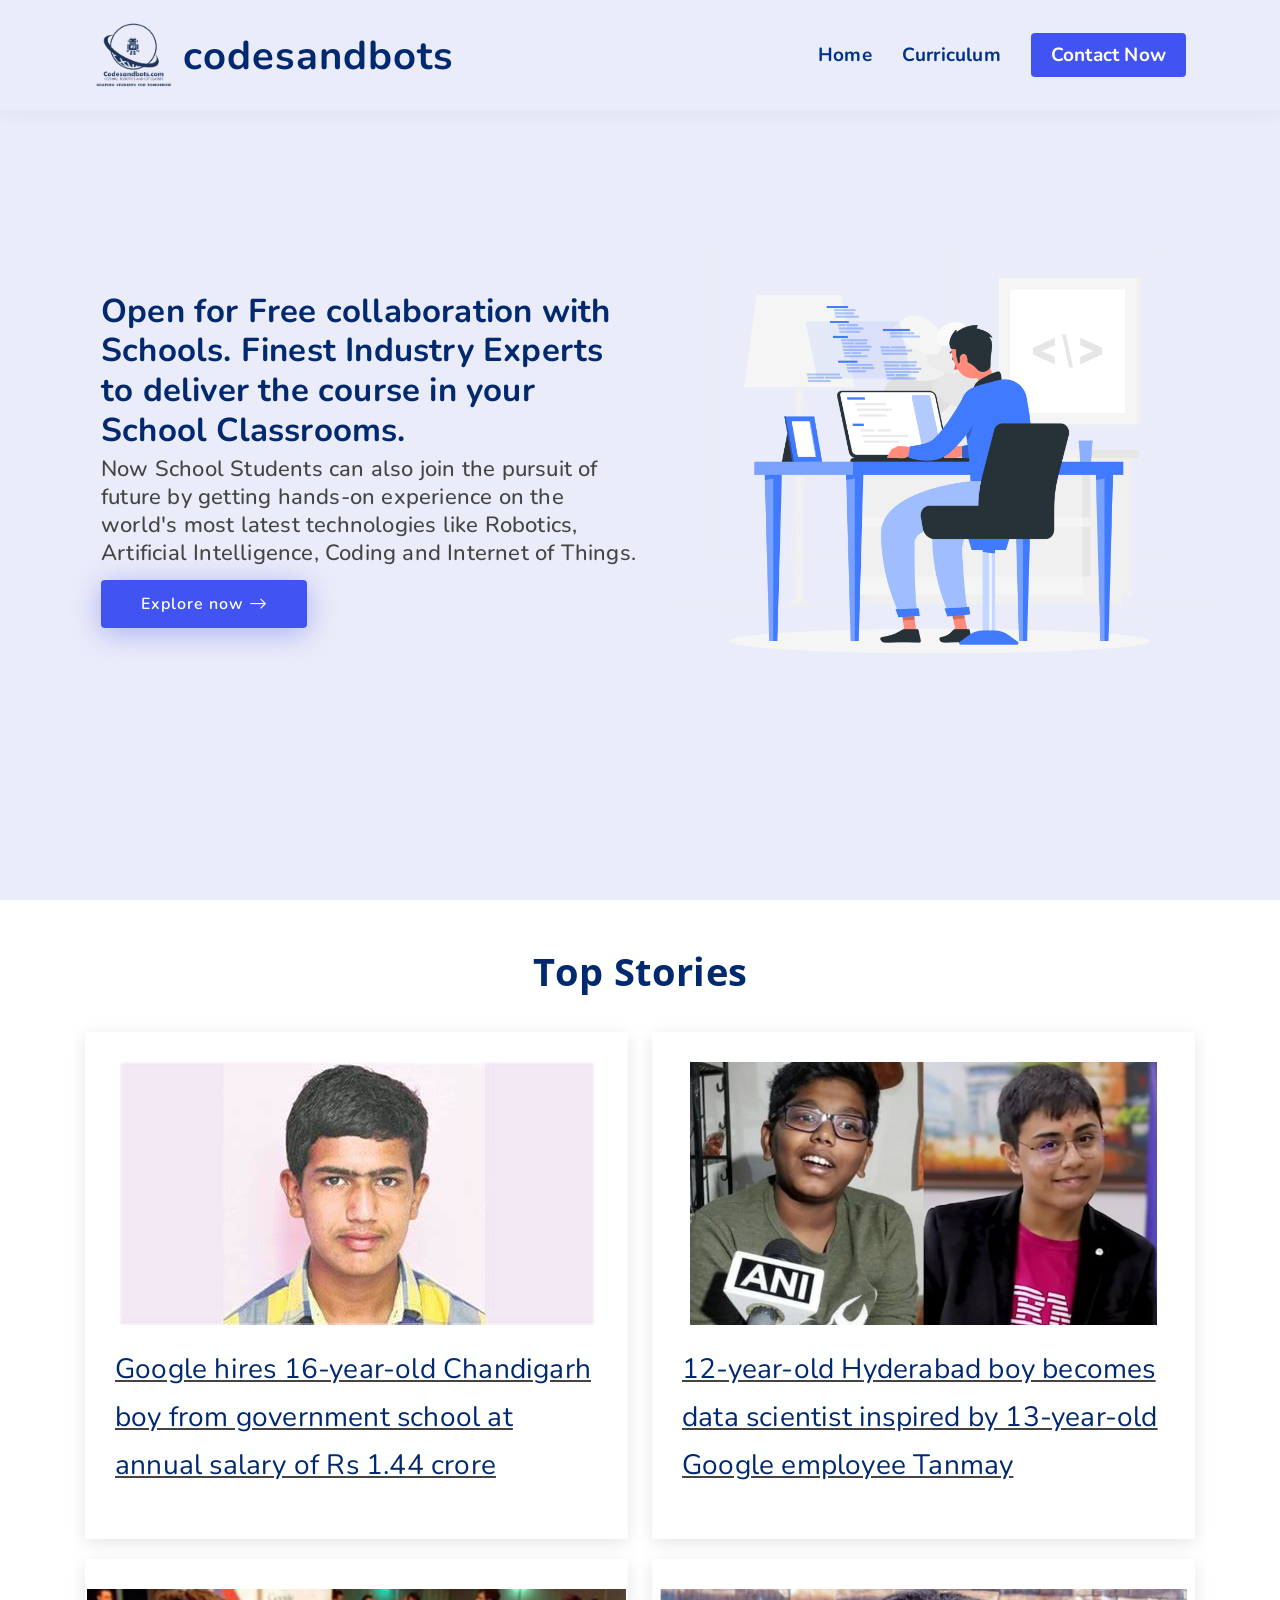
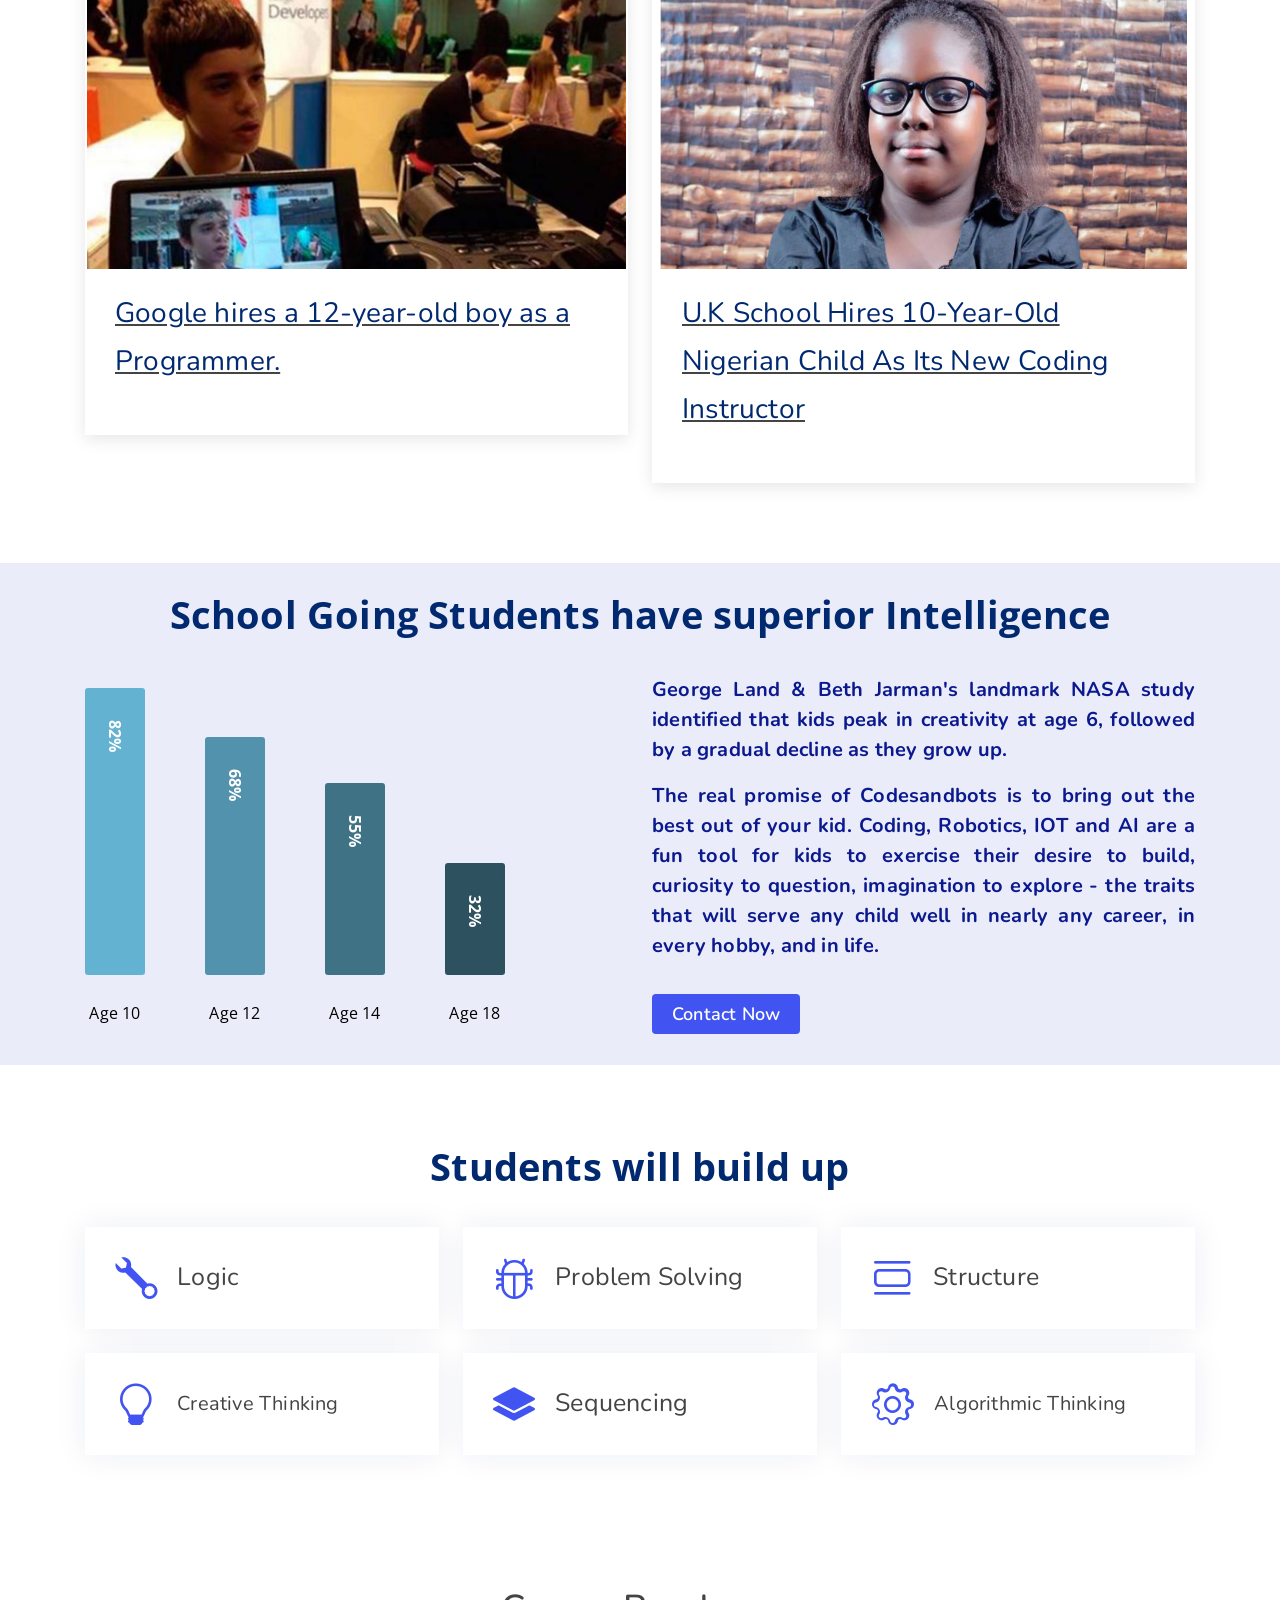
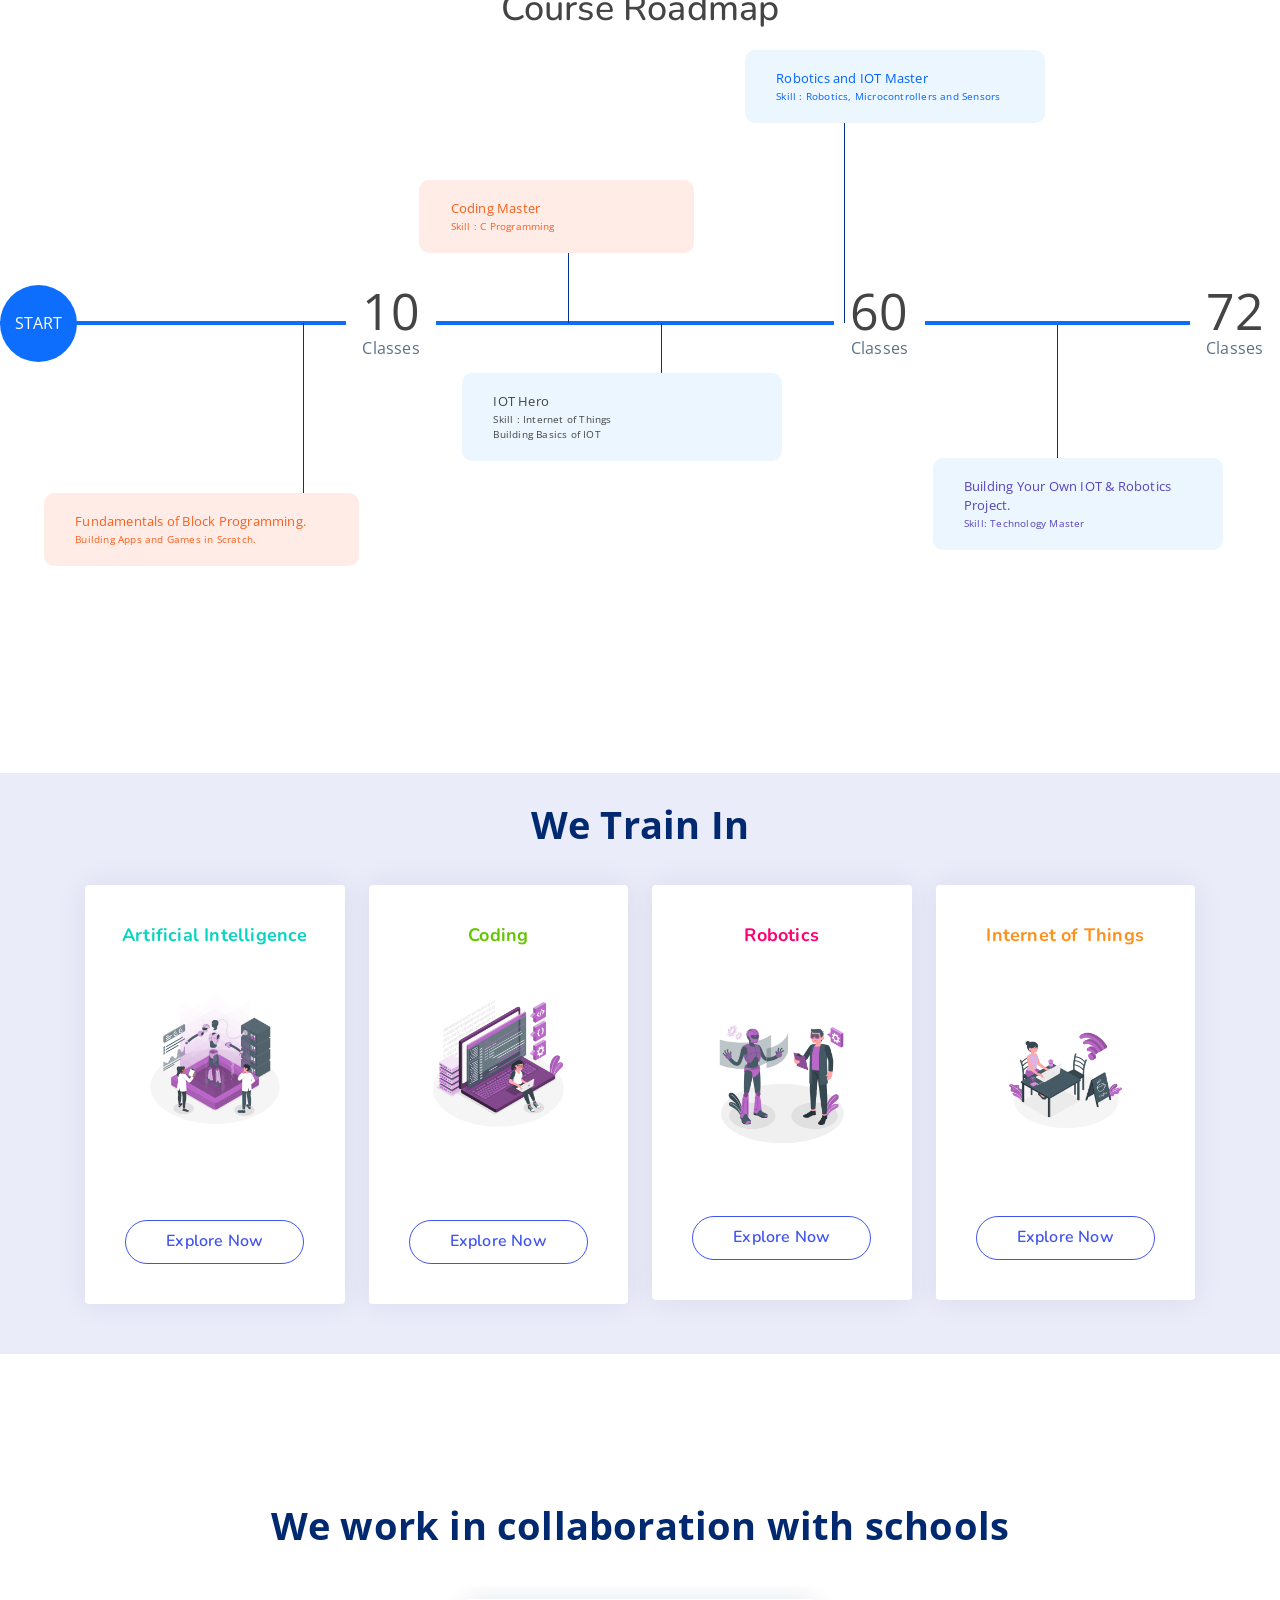
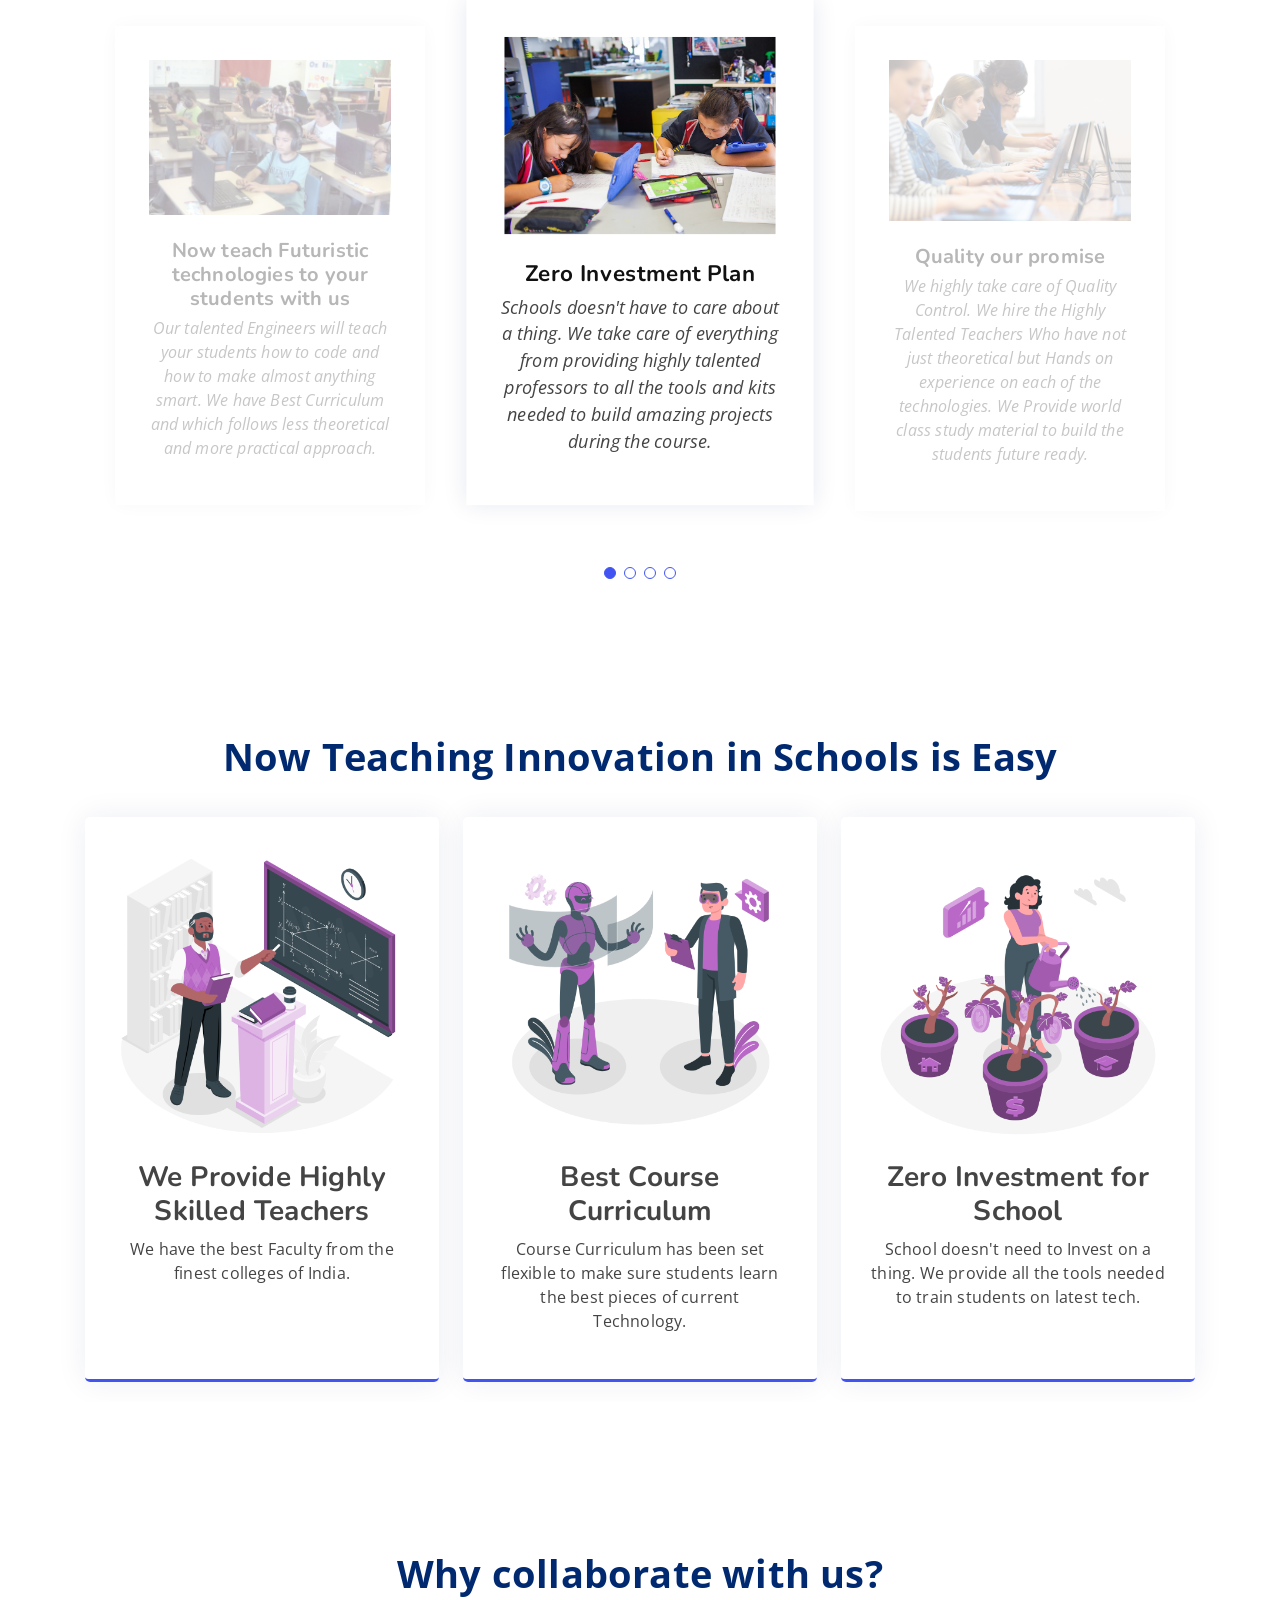
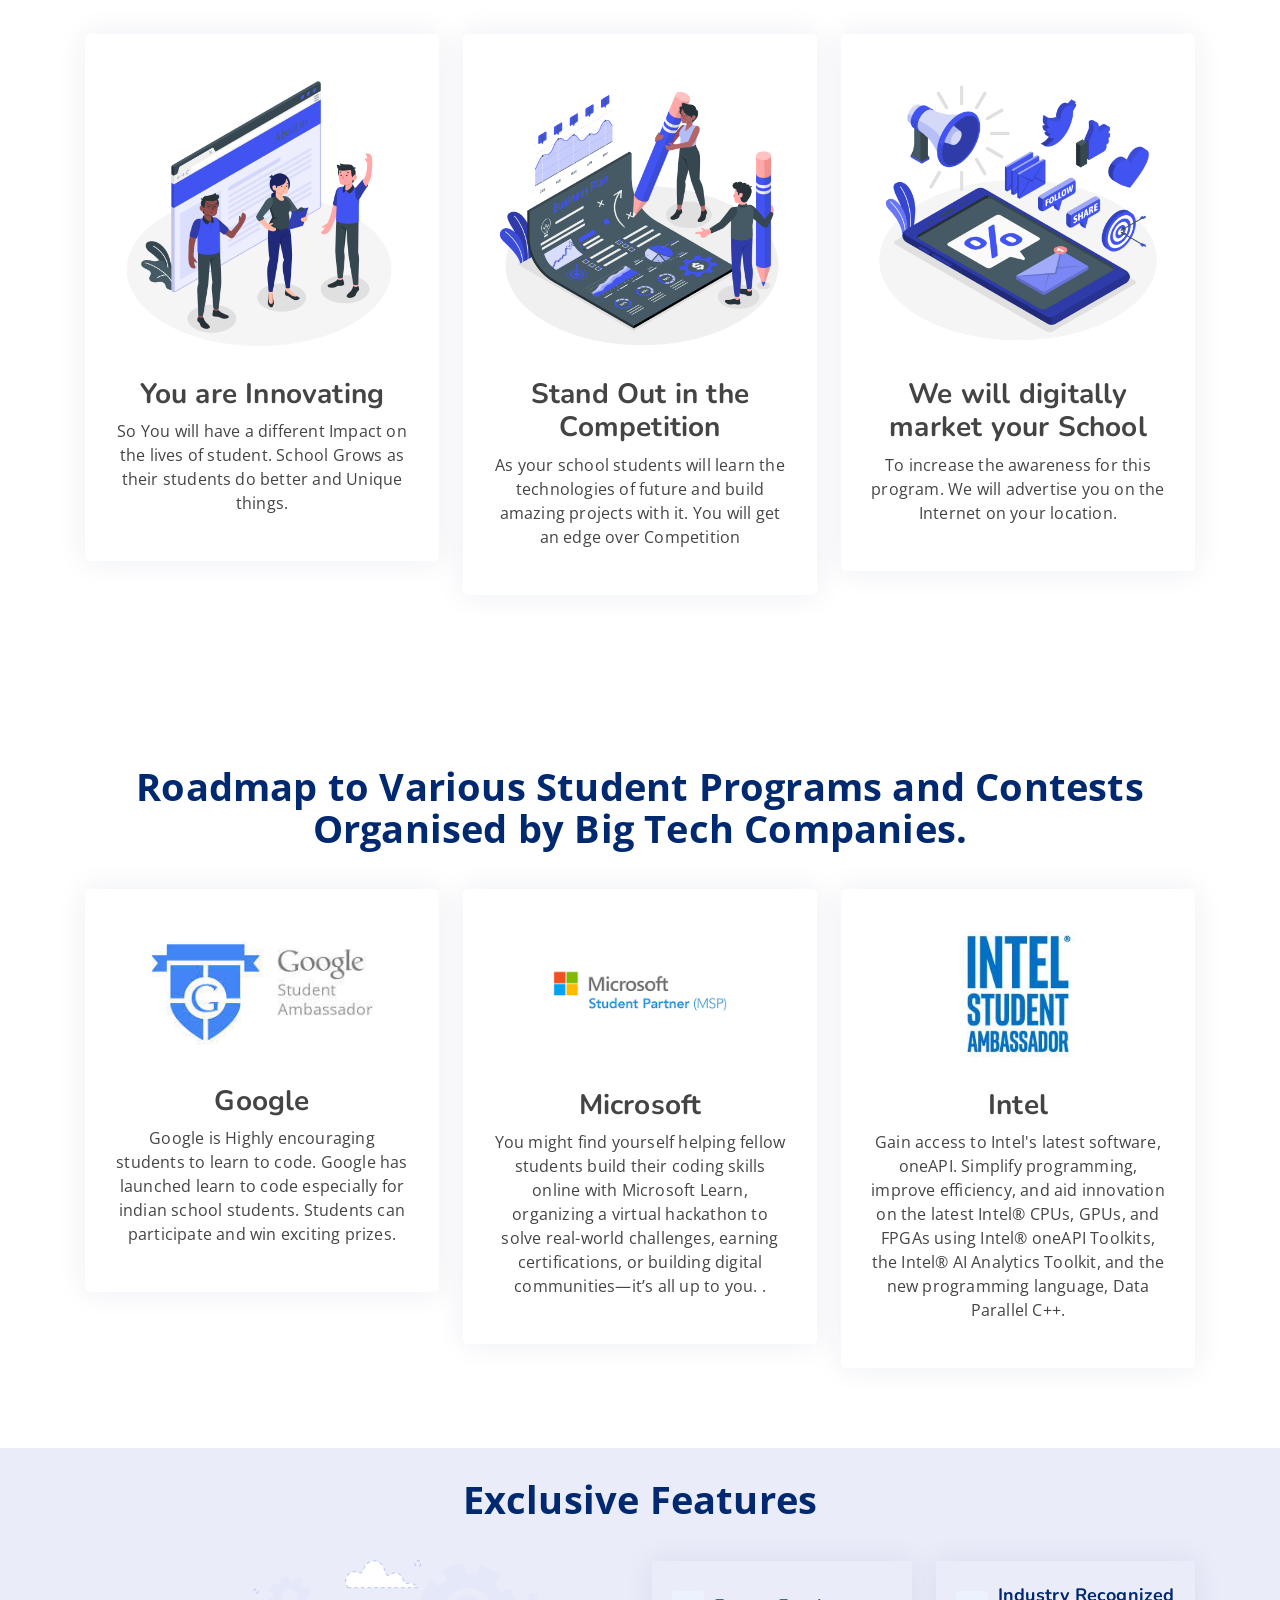
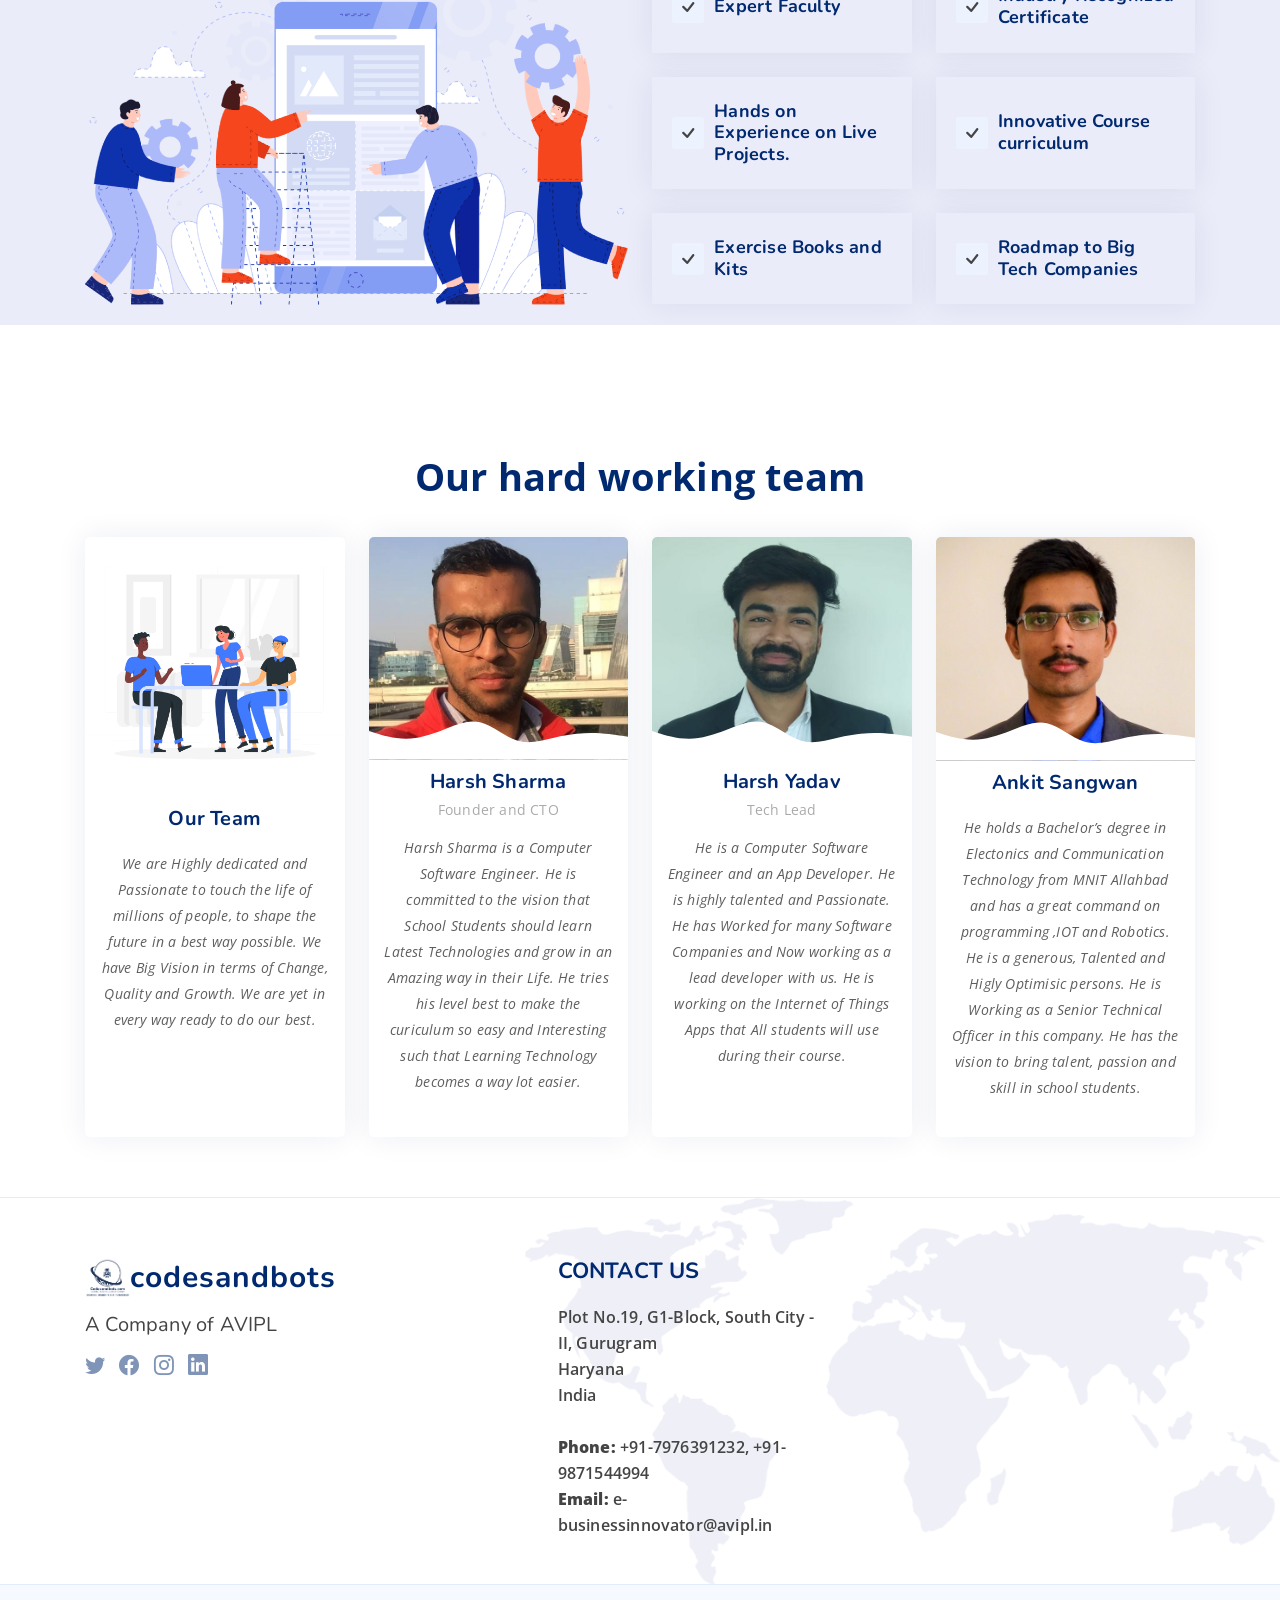
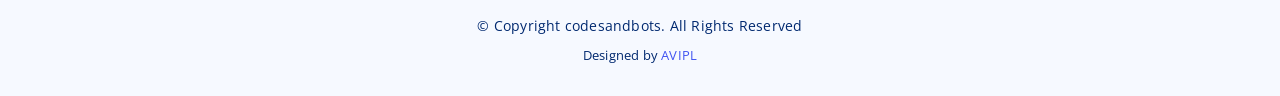
<file: index.html>
<!DOCTYPE html>
<html lang="en">

<head>
  <meta charset="utf-8">
  <meta content="width=device-width, initial-scale=1.0" name="viewport">

  <title>CAB Homepage</title>
  <meta content="" name="description">

  <link href="assets/img/icon.png" rel="icon">

  <meta content="" name="keywords">
  <link href="https://cdn.jsdelivr.net/npm/bootstrap@5.0.0-beta2/dist/css/bootstrap.min.css" rel="stylesheet"
    integrity="sha384-BmbxuPwQa2lc/FVzBcNJ7UAyJxM6wuqIj61tLrc4wSX0szH/Ev+nYRRuWlolflfl" crossorigin="anonymous">

  <script src="https://cdn.jsdelivr.net/npm/bootstrap@5.0.0-beta2/dist/js/bootstrap.bundle.min.js"
    integrity="sha384-b5kHyXgcpbZJO/tY9Ul7kGkf1S0CWuKcCD38l8YkeH8z8QjE0GmW1gYU5S9FOnJ0"
    crossorigin="anonymous"></script>

  <script src="https://cdn.jsdelivr.net/npm/@popperjs/core@2.6.0/dist/umd/popper.min.js"
    integrity="sha384-KsvD1yqQ1/1+IA7gi3P0tyJcT3vR+NdBTt13hSJ2lnve8agRGXTTyNaBYmCR/Nwi"
    crossorigin="anonymous"></script>

  <script src="https://cdn.jsdelivr.net/npm/bootstrap@5.0.0-beta2/dist/js/bootstrap.min.js"
    integrity="sha384-nsg8ua9HAw1y0W1btsyWgBklPnCUAFLuTMS2G72MMONqmOymq585AcH49TLBQObG"
    crossorigin="anonymous"></script>

  <script src="https://code.jquery.com/jquery-3.5.1.js" integrity="sha256-QWo7LDvxbWT2tbbQ97B53yJnYU3WhH/C8ycbRAkjPDc="
    crossorigin="anonymous"></script>

  <!-- Google Fonts -->
  <link
    href="https://fonts.googleapis.com/css?family=Open+Sans:300,300i,400,400i,600,600i,700,700i|Nunito:300,300i,400,400i,600,600i,700,700i|Poppins:300,300i,400,400i,500,500i,600,600i,700,700i"
    rel="stylesheet">

  <!-- Vendor CSS Files -->
  <link href="assets/vendor/bootstrap/css/bootstrap.min.css" rel="stylesheet">
  <link href="assets/vendor/bootstrap-icons/bootstrap-icons.css" rel="stylesheet">
  <link href="assets/vendor/aos/aos.css" rel="stylesheet">
  <link href="assets/vendor/remixicon/remixicon.css" rel="stylesheet">
  <link href="assets/vendor/swiper/swiper-bundle.min.css" rel="stylesheet">
  <link href="assets/vendor/glightbox/css/glightbox.min.css" rel="stylesheet">
  <link rel="stylesheet" href="assets/css/animation.css">
  <script src="https://code.jquery.com/jquery-3.5.1.js"></script>
  <script src="https://cdnjs.cloudflare.com/ajax/libs/OwlCarousel2/2.3.4/owl.carousel.min.js"></script>
  <link rel="stylesheet" href="https://cdnjs.cloudflare.com/ajax/libs/OwlCarousel2/2.3.4/assets/owl.carousel.min.css">
  <!-- Template Main CSS File -->
  <link href="assets/css/style.css" rel="stylesheet">

</head>

<body data-bs-spy="scroll" data-bs-target="#navbar" data-bs-offset="100">

  <!-- ======= Header ======= -->
  <header id="header" class="header fixed-top">
    <div class="container-fluid container-xl d-flex align-items-center justify-content-between">
      <a href="index.html" class="logo d-flex align-items-center">
      	<img src="assets/img/icon.png">
        <span>codesandbots</span>
      </a>

      <nav id="navbar" class="navbar">
        <ul>
          <li><a class="nav-link active" href="index.html">Home</a></li>
          <li><a class="nav-link" href="#class-project-process">Curriculum</i></a></li>
          <li><a class="getstarted" href="#footer">Contact Now</a></li>
        </ul>
        <i class="bi bi-list mobile-nav-toggle"></i>
      </nav><!-- .navbar -->

    </div>
  </header><!-- End Header -->


  <div class="area">
    <ul class="circles">
      <li></li>
      <li></li>
      <li></li>
      <li></li>
      <li></li>
      <li></li>
      <li></li>
      <li></li>
      <li></li>
      <li></li>

      <!-- ======= Hero Section ======= -->
      <section id="hero" class="hero d-flex align-items-center">
        <div class="container">
          <div class="row no-gutters">
            <div class="col-lg-6 col-11 d-flex flex-column justify-content-center">
              <!-- <h1 data-aos="fade-up">We make students Future ready with Robotics, Artificial Intelligence, Coding and Internet of Things. -->
              <h1 data-aos="fade-up">Open for Free collaboration with Schools. Finest Industry Experts to deliver the
                course in your School Classrooms.</h1>
              <h2 data-aos="fade-up" data-aos-delay="400">Now School Students can also join the pursuit of future by
                getting hands-on experience on the world's most latest technologies like Robotics, Artificial
                Intelligence, Coding and Internet of Things.</h2>
              <div data-aos="fade-up" data-aos-delay="600">
                <div class="text-center text-lg-start">
                  <a href="#pricing"
                    class="btn-get-started d-inline-flex align-items-center justify-content-center align-self-center">
                    <span>Explore now</span>
                    <i class="bi bi-arrow-right"></i>
                  </a>
                </div>
              </div>
            </div>
            <div class="col-lg-6 col-11  hero-img" data-aos="zoom-out" data-aos-delay="200">
              <img src="assets/img/hero.png" class="img-fluid" alt="">
              <!--    <img src="assets/img/hero-img.png" class="img-fluid" alt="">  -->
            </div>
          </div>
        </div>
      </section>

    </ul>
  </div>

  <!-- ======= Blog Section ======= -->
  <section id="blog" class="blog">
    <div class="container" data-aos="fade-up">
      <header class="section-header">
        <p>Top Stories</p>
      </header>
      <div class="row justify-content-center">
        <div class="col-lg-6 entries">

          <article class="entry">

            <div class="entry-img" style="text-align: center;">
              <a
                href="https://www.indiatimes.com/news/india/google-hires-16-yo-chandigarh-boy-from-govt-school-at-a-salary-of-rs-1-44-crore-per-annum-327006.html"><img
                  src="assets/img/news/news4.jpeg" alt="" class="img-fluid"></a>
            </div>

            <h2 class="entry-title">
              <a
                href="https://www.indiatimes.com/news/india/google-hires-16-yo-chandigarh-boy-from-govt-school-at-a-salary-of-rs-1-44-crore-per-annum-327006.html">Google
                hires 16-year-old Chandigarh boy from government school at annual salary of Rs 1.44 crore</a>
            </h2>

          </article><!-- End blog entry -->

        </div><!-- End blog entries list -->
        <div class="col-lg-6 entries">

          <article class="entry">

            <div class="entry-img">
              <a
                href="https://www.indiatoday.in/education-today/news/story/12-year-old-hyderabad-boy-becomes-data-scientist-inspired-by-13-year-old-google-employee-tanmay-bakshi-1622701-2019-11-26"><img
                  src="assets/img/news/news5.jpg" alt="" class="img-fluid" style="height: 263px;"></a>
            </div>

            <h2 class="entry-title">
              <a
                href="https://www.indiatoday.in/education-today/news/story/12-year-old-hyderabad-boy-becomes-data-scientist-inspired-by-13-year-old-google-employee-tanmay-bakshi-1622701-2019-11-26">12-year-old
                Hyderabad boy becomes data scientist inspired by 13-year-old Google employee Tanmay </a>
            </h2>

          </article><!-- End blog entry -->

        </div><!-- End blog entries list -->

        <div class="col-lg-6 entries">

          <article class="entry">

            <div class="entry-img">
              <a href="https://www.elitereaders.com/nikos-adam-google-hires-greek-teen-12-years-old-programmer/"><img
                  src="assets/img/news/news2.jpg" alt="" class="img-fluid" style="height: 280px;"></a>
            </div>

            <h2 class="entry-title">
              <a href="https://www.elitereaders.com/nikos-adam-google-hires-greek-teen-12-years-old-programmer/">Google
                hires a 12-year-old boy as a Programmer.</a>
            </h2>

          </article><!-- End blog entry -->

        </div><!-- End blog entries list -->

        <div class="col-lg-6 entries">

          <article class="entry">

            <div class="entry-img">
              <a
                href="https://www.kanyidaily.com/2020/07/u-k-school-hires-10-year-old-nigerian-child-as-its-new-coding-instructor.html"><img
                  src="assets/img/news/news3.png" alt="" class="img-fluid" style="height: 280px;"></a>
            </div>

            <h2 class="entry-title">
              <a
                href="https://www.kanyidaily.com/2020/07/u-k-school-hires-10-year-old-nigerian-child-as-its-new-coding-instructor.html">U.K
                School Hires 10-Year-Old Nigerian Child As Its New Coding Instructor</a>
            </h2>

          </article><!-- End blog entry -->

        </div><!-- End blog entries list -->

      </div>

    </div>
  </section>

  <section id="features" class="features" style="background-color: #ebecf9">

    <div class="container" data-aos="fade-up">

      <header class="section-header">
        <p>School Going Students have superior Intelligence</p>
      </header>

      <div class="row">

        <div class="col-lg-6">
          <section class="bar-graph bar-graph-vertical bar-graph-two">
            <div class="bar-one bar-container">
              <div class="bar" data-percentage="82%"></div>
              <span class="year">Age 10</span>
            </div>
            <div class="bar-two bar-container">
              <div class="bar" data-percentage="68%"></div>
              <span class="year">Age 12</span>
            </div>
            <div class="bar-three bar-container">
              <div class="bar" data-percentage="55%"></div>
              <span class="year">Age 14</span>
            </div>
            <div class="bar-four bar-container">
              <div class="bar" data-percentage="32%"></div>
              <span class="year">Age 18</span>
            </div>
          </section>
        </div>

        <div class="col-lg-6">
          <p>George Land & Beth Jarman's landmark NASA study identified that kids
            peak in creativity at age 6, followed by a gradual decline as they
            grow up.</p>
          <p>The real promise of Codesandbots is to bring out the best out of your kid.
            Coding, Robotics, IOT and AI are a fun tool for kids to exercise their desire to build,
            curiosity to question, imagination to explore - the traits that will serve any child
            well in nearly any career, in every hobby, and in life.</p><br>
          <a href="#footer">Contact Now</a>
        </div>

      </div> <!-- / row -->


  </section>
  <section id="counts" class="counts">
    <div class="container" data-aos="fade-up">

      <header class="section-header">
        <p>Students will build up</p>
      </header>

      <div class="row gy-4 justify-content-center">

        <div class="col-lg-4 col-md-6">
          <div class="count-box">
            <i class="bi bi-wrench"></i>
            <div>
              <p style="font-size: 25px">Logic</p>
            </div>
          </div>
        </div>
        <div class="col-lg-4 col-md-6">
          <div class="count-box">
            <i class="bi bi-bug"></i>
            <div>
              <p style="font-size: 25px">Problem Solving</p>
            </div>
          </div>
        </div>

        <div class="col-lg-4 col-md-6">
          <div class="count-box">
            <i class="bi bi-view-list"></i>
            <div>
              <p style="font-size: 25px">Structure</p>
            </div>
          </div>
        </div>

        <div class="col-lg-4 col-md-6">
          <div class="count-box">
            <i class="bi bi-lightbulb"></i>
            <div>
              <p style="font-size: 20px">Creative Thinking</p>
            </div>
          </div>
        </div>

        <div class="col-lg-4 col-md-6">
          <div class="count-box">
            <i class="bi bi-layers-fill"></i>
            <div>
              <p style="font-size: 25px">Sequencing</p>
            </div>
          </div>
        </div>

        <div class="col-lg-4 col-md-6">
          <div class="count-box">
            <i class="bi bi-gear"></i>
            <div>
              <p style="font-size: 20px">Algorithmic Thinking</p>
            </div>
          </div>
        </div>

      </div>

    </div>
  </section>
  <section id="class-project-process">
    <div class="container" class="pt-15">
      <h2 class="p-15 text-center m-0 milestone-heading">Course Roadmap</h2>
    </div>
    <div class="milestone-horizontal-scroll" id="process-class">
      <div class="horizontal-progress w-100">
        <div class="h-line bg-primary inner-child"></div>
        <div class="start-circle bg-primary text-bold color-fff d-flex align-items-center justify-center">
          START
        </div>
        <div class="d-flex align-items-center project-class-count-wrapper">
          <div class="skill-box-line skill-box-170-up skill-box-first">
            <div class="d-flex align-items-center skill-box p-5 skill-box-type1">
              <div class="global-icon icon-personal-website mr-5"></div>
              <div class="font18">
                <div class="font-futura-bold"></div>
                <div class="font-futura"></div>
              </div>
            </div>
          </div>
          <div class="skill-box-line skill-box-170-down skill-box-last">
            <div class="d-flex align-items-center skill-box p-5 skill-box-type2 box-2 skill-box-lastBox">
              <div class="global-icon icon-certificate mr-5"></div>
              <div class="font18">
                <div class="font-futura-bold">Fundamentals of Block Programming.</div>
                <div class="font-futura">Building Apps and Games in Scratch.</div>
              </div>
            </div>
          </div>
          <div class="d-flex align-items-center bg-fff project-class-box">
            <div class="justify-content-center">
              <div class="font-futura-bold lh1 text-center font50">10</div>
              <div class="font-futura-normal color-5A7184 text-center">Classes</div>
            </div>
          </div>
          <div class="skill-box-line skill-box-70-up">
            <div class="d-flex align-items-center skill-box p-5 skill-box-type2 skill-box-secondBox">
              <div class="global-icon icon-evangelist mr-5"></div>
              <div class="font18">
                <div class="font-futura-bold">Coding Master</div>
                <div class="font-futura">Skill : C Programming</div>
              </div>
            </div>
          </div>
          <div class="skill-box-line skill-box-134-down skill-box-fourth">
            <div class="d-flex align-items-center skill-box p-5 skill-box-type3 skill-box-fourth-position">
              <div class="global-icon icon-android-app mr-5"></div>
              <div class="font18">
                <div class="font-futura-bold">IOT Hero</div>
                <div class="font-futura">Skill : Internet of Things</div>
                <div class="font-futura">Building Basics of IOT</div>

              </div>
            </div>
          </div>
          <div class="skill-box-line skill-box-200-up last-box">
            <div class="d-flex align-items-center skill-box p-5 skill-box-type1">
              <div class="global-icon icon-prize mr-5"></div>
              <div class="font18">
                <div class="font-futura-bold">Robotics and IOT Master</div>
                <div class="font-futura">Skill : Robotics, Microcontrollers and Sensors</div>

              </div>
            </div>
          </div>
          <div class="d-flex align-items-center bg-fff project-class-box">
            <div class="justify-content-center">
              <div class="font-futura-bold lh1 text-center font50">60</div>
              <div class="font-futura-normal color-5A7184 text-center">Classes</div>
            </div>
          </div>
          <div class="skill-box-line skill-box-70-up skill-box-under-18">
            <div class="d-flex align-items-center skill-box p-5 skill-box-type1 skill-box-under-18-box">
              <div class="global-icon icon-scholar mr-5"></div>
              <div class="font18">
                <div class="font-futura-bold">Building Your Own IOT & Robotics Project.</div>
                <div class="font-futura">Skill: Technology Master</div>
              </div>
            </div>
          </div>
          <div class="d-flex align-items-center bg-fff project-class-box">
            <div class="justify-content-center">
              <div class="font-futura-bold lh1 text-center font50">72</div>
              <div class="font-futura-normal color-5A7184 text-center">Classes</div>
            </div>
          </div>
        </div>
      </div>
    </div>
  </section>
  <!-- <section id="feautredArticles" class="featured-atricles-section">
    <div class="container">
      <h2 class="section-heading">
        Join 1 million+ students worldwide,<br /> certified by WhiteHat Jr
      </h2>
    </div>
    <div class="container pb-40 marquee flex owl-carousel">
      <div class="featured-card">
        <div class="featured-image-wrapper">
          <div class="hideoverflow-image">
            <img srcset="assets/img/shreya.webp" alt="featured-articles" class="card-image">
          </div>
        </div>
        <div class="featured-contents">
          <h6>Shreya Kathare
            -
            Age 11
          </h6>
          <div class="description">Shreya developed a school website which effectively communicated the school&#39;s
            vision.</div>
        </div>
      </div>
      <div class="featured-card">
        <div class="featured-image-wrapper">
          <div class="hideoverflow-image">
            <img srcset="assets/img/shreya.webp" alt="featured-articles" class="card-image">
          </div>
        </div>
        <div class="featured-contents">
          <h6>Roy Nunez
          </h6>
          <div class="description">Roy built an Air Hockey Battle app that allows you to play Air Hockey on your phone.
          </div>
        </div>
      </div>
      <div class="featured-card">
        <div class="featured-image-wrapper">
          <div class="hideoverflow-image">
            <img srcset="assets/img/shreya.webp" alt="featured-articles" class="card-image">
          </div>
        </div>
        <div class="featured-contents">
          <h6>Dhruva Shah
            -
            Age 13
            ,
            Class 8
          </h6>
          <div class="description">Dhruva created a Space Shooter Game which resembles outer space</div>
        </div>
      </div>
      <div class="featured-card">
        <div class="featured-image-wrapper">
          <div class="hideoverflow-image">
            <img srcset="assets/img/shreya.webp" alt="featured-articles" class="card-image">
          </div>
        </div>
        <div class="featured-contents">
          <h6>Anthony Watkins
            -
            Age 13
            ,
            Class 8
          </h6>
          <div class="description">Anthony built Control the Drone app that allows him to maneuver his own drone</div>
        </div>
      </div>
      <div class="featured-card">
        <div class="featured-image-wrapper">
          <div class="hideoverflow-image">
            <img srcset="assets/img/shreya.webp" alt="featured-articles" class="card-image">
          </div>
        </div>
        <div class="featured-contents">
          <h6>Shridhar
            -
            Age 11
          </h6>
          <div class="description">Shridhar built a Bubble Shooting Game which allows players to shoot and win over
            enemies</div>
        </div>
      </div>
      <div class="featured-card">
        <div class="featured-image-wrapper">
          <div class="hideoverflow-image">
            <img srcset="assets/img/shreya.webp" alt="featured-articles" class="card-image">
          </div>
        </div>
        <div class="featured-contents">
          <h6>Skandini Nandan
            -
            Age 13
            ,
            Class 8
          </h6>
          <div class="description">Skandini B built an Origami Website which explains step by step method to create
          </div>
        </div>
      </div>
      <div class="featured-card">
        <div class="featured-image-wrapper">
          <div class="hideoverflow-image">
            <img srcset="assets/img/shreya.webp" alt="featured-articles" class="card-image">
          </div>
        </div>
        <div class="featured-contents">
          <h6>Christian Sheeder

          </h6>
          <div class="description">Christian developed Polio Vaccine Calculator app to keep a tab on vaccines required
            for kids</div>
        </div>
      </div>
      <div class="featured-card">
        <div class="featured-image-wrapper">
          <div class="hideoverflow-image">
            <img srcset="assets/img/shreya.webp" alt="featured-articles" class="card-image">
          </div>
        </div>
        <div class="featured-contents">
          <h6>Kiara Bhandari
            -
            Age 8
            ,
            Class 3
          </h6>
          <div class="description">Kiara built a Restaurant application which allows restaurants to take online orders
          </div>
        </div>
      </div>
    </div>
    <script>
      $(".marquee").owlCarousel({
        autoWidth: true,
        loop: true,
        autoplay: true,
        autoplayTimeout: 1000,
        autoplayHoverPause: true,
      });
    </script>
        </section> -->
  <!-- <section id="studentProjects" class="student-projects-atricles-section">
          <div class="container">
          <h2 class="section-heading"><span class="color-primary">750,000</span> Student Projects &amp; Counting</h2>
          </div>
          <div class="container marquee student-projects-container owl-carousel">
          <div class="student-projects-card">
          <div class="student-projects-image-wrapper">
          <div class="hideoverflow-image">
          <img srcset="assets/img/ambulance.webp" alt="featured-articles" class="card-image">
          </div>
          </div>
          <div class="student-projects-contents">
          <img srcset="assets/img/Avatar.webp" alt="featured-profile" class="featured-profile">
          <p class="font16 student-projects-beg">Beginner</p>
          <h4>Ambulance Whizz</h4>
          <p class="font14 student-projects-description">The app allows an ambulance driver to inform traffic police about an upcoming emergency vehicle, to create a fast corridor till the hospital.</p>
          <h6 class="student-projects-author color-5A7184">Brinda</h6>
          </div>
          </div>
          <div class="student-projects-card">
          <div class="student-projects-image-wrapper">
          <div class="hideoverflow-image">
          <img srcset="assets/img/ambulance.webp" alt="featured-articles" class="card-image">
          </div>
          </div>
          <div class="student-projects-contents">
          <img srcset="assets/img/Avatar.webp" alt="featured-profile" class="featured-profile">
          <p class="font16 student-projects-beg">Beginner</p>
          <h4>School Chat App</h4>
          <p class="font14 student-projects-description">The app improves communication between students and teachers.</p>
          <h6 class="student-projects-author color-5A7184">Shreyans Shah</h6>
          </div>
          </div>
          <div class="student-projects-card">
          <div class="student-projects-image-wrapper">
          <div class="hideoverflow-image">
          <img srcset="assets/img/ambulance.webp" alt="featured-articles" class="card-image">
          </div>
          </div>
          <div class="student-projects-contents">
          <img srcset="assets/img/Avatar.webp" alt="featured-profile" class="featured-profile">
          <p class="font16 student-projects-beg">Intermediate</p>
          <h4>DYSXA App</h4>
          <p class="font14 student-projects-description">The app helps children to learn letters, numbers and colors with a guided and engaging flow.</p>
          <h6 class="student-projects-author color-5A7184">Shouradeep Sarkar</h6>
          </div>
          </div>
          <div class="student-projects-card">
          <div class="student-projects-image-wrapper">
          <div class="hideoverflow-image">
          <img srcset="assets/img/ambulance.webp" alt="featured-articles" class="card-image">
          </div>
          </div>
          <div class="student-projects-contents">
          <img srcset="assets/img/Avatar.webp" alt="featured-profile" class="featured-profile">
          <p class="font16 student-projects-beg">Advanced</p>
          <h4>Pat a Pet App</h4>
          <p class="font14 student-projects-description">The app connects fellow pet lovers to take care of each other&#39;s pets.</p>
          <h6 class="student-projects-author color-5A7184">Agastya Yadav</h6>
          </div>
          </div>
          <div class="student-projects-card">
          <div class="student-projects-image-wrapper">
          <div class="hideoverflow-image">
          <img srcset="assets/img/ambulance.webp" alt="featured-articles" class="card-image">
          </div>
          </div>
          <div class="student-projects-contents">
          <img srcset="assets/img/Avatar.webp" alt="featured-profile" class="featured-profile">
          <p class="font16 student-projects-beg">Professional</p>
          <h4>The Escape Game</h4>
          <p class="font14 student-projects-description">An engaging strategy and survival game which is based on a dramatic army engagement in India.</p>
          <h6 class="student-projects-author color-5A7184">Aaron Ghosh</h6>
          </div>
          </div>
          <div class="student-projects-card">
          <div class="student-projects-image-wrapper">
          <div class="hideoverflow-image">
          <img srcset="assets/img/ambulance.webp" alt="featured-articles" class="card-image">
          </div>
          </div>
          <div class="student-projects-contents">
          <img srcset="assets/img/Avatar.webp" alt="featured-profile" class="featured-profile">
          <p class="font16 student-projects-beg">Intermediate</p>
          <h4>DYSXA App</h4>
          <p class="font14 student-projects-description">The app helps children to learn letters, numbers and colors with a guided and engaging flow.</p>
          <h6 class="student-projects-author color-5A7184">Shouradeep Sarkar</h6>
          </div>
          </div>
          <div class="student-projects-card">
          <div class="student-projects-image-wrapper">
          <div class="hideoverflow-image">
          <img srcset="assets/img/ambulance.webp" alt="featured-articles" class="card-image">
          </div>
          </div>
          <div class="student-projects-contents">
          <img srcset="assets/img/Avatar.webp" alt="featured-profile" class="featured-profile">
          <p class="font16 student-projects-beg">Advanced</p>
          <h4>Pat a Pet App</h4>
          <p class="font14 student-projects-description">The app connects fellow pet lovers to take care of each other&#39;s pets.</p>
          <h6 class="student-projects-author color-5A7184">Agastya Yadav</h6>
          </div>
          </div>
          <div class="student-projects-card">
          <div class="student-projects-image-wrapper">
          <div class="hideoverflow-image">
          <img srcset="assets/img/ambulance.webp" alt="featured-articles" class="card-image">
          </div>
          </div>
          <div class="student-projects-contents">
          <img srcset="assets/img/Avatar.webp" alt="featured-profile" class="featured-profile">
          <p class="font16 student-projects-beg">Professional</p>
          <h4>The Escape Game</h4>
          <p class="font14 student-projects-description">An engaging strategy and survival game which is based on a dramatic army engagement in India.</p>
          <h6 class="student-projects-author color-5A7184">Aaron Ghosh</h6>
          </div>
          </div>
          </div>
          <script>
            $(".marquee").owlCarousel({
              autoWidth: true,
              loop: true,
              autoplay: true,
              autoplayTimeout: 1000,
              autoplayHoverPause: true,
            });
          </script>
        </section> -->
  <script src="https://code.jquery.com/jquery-3.3.1.slim.min.js">
  </script>
  <script src="https://cdnjs.cloudflare.com/ajax/libs/popper.js/1.14.3/umd/popper.min.js">
  </script>
  <script src="https://stackpath.bootstrapcdn.com/bootstrap/4.1.3/js/bootstrap.min.js">
  </script>

  <!-- <section id="curriculum" class="curriculum">

          <div class="container" data-aos="fade-up">
    
            
            <div class="row feture-tabs" data-aos="fade-up">
              <div class="col-lg-12">
                <header class="section-header">
                <p>Curriculum</p>
              </header> 
    
                
                <ul class="nav nav-pills mb-3">
                  <li>
                    <a class="nav-link active" data-bs-toggle="pill" href="#tab1">Beginner (Grade 6)</a>
                  </li>
                  <li>
                    <a class="nav-link" data-bs-toggle="pill" href="#tab2">Intermediate (Grade 7-8)</a>
                  </li>
                  <li>
                    <a class="nav-link" data-bs-toggle="pill" href="#tab3">Advanced (Grade 9-10)</a>
                  </li>
                  <li>
                    <a class="nav-link" data-bs-toggle="pill" href="#tab4">Professional (Grade 11-12)</a>
                  </li>
                  <li>
                    <a class="nav-link" data-bs-toggle="pill" href="#tab5">Applied Tech (Grade 12+)</a>
                  </li>
                </ul>
    
                
            <div class="tab-content">

              <div class="tab-pane fade show active" id="tab1">
                <div class="row gy-4 portfolio-container" data-aos="fade-up" data-aos-delay="200">
		          <div class="col-lg-5 col-md-6 portfolio-item filter-app">
		            <div class="portfolio-wrap">
		                <img src="assets/img/values-1.png" class="img-fluid" alt="">
		             	<h4>Title1</h4>
		                <p>Lorem Ipsum is simply dummy text of the printing and typesetting industry. Lorem Ipsum has been the industry's standard dummy text ever since the 1500s, when an unknown printer took a galley of type and scrambled it to make a type specimen book.</p>
		                <a href="#">Buy Now</a>
		            </div>
		          </div>

		        </div>

              </div>
              <div class="tab-pane fade show" id="tab2">
                	<div class="row gy-4 portfolio-container" data-aos="fade-up" data-aos-delay="200">
		          <div class="col-lg-5 col-md-6 portfolio-item filter-app">
		            <div class="portfolio-wrap">
		                <img src="assets/img/values-1.png" class="img-fluid" alt="">
		             	<h4>Title2</h4>
		                <p>Lorem Ipsum is simply dummy text of the printing and typesetting industry. Lorem Ipsum has been the industry's standard dummy text ever since the 1500s, when an unknown printer took a galley of type and scrambled it to make a type specimen book.</p>
		                <a href="#">Buy Now</a>
		            </div>
		          </div>

		        </div>
              </div>

              <div class="tab-pane fade show" id="tab3">
              	<div class="row gy-4 portfolio-container" data-aos="fade-up" data-aos-delay="200">
		          <div class="col-lg-5 col-md-6 portfolio-item filter-app">
		            <div class="portfolio-wrap">
		                <img src="assets/img/values-1.png" class="img-fluid" alt="">
		             	<h4>Title3</h4>
		                <p>Lorem Ipsum is simply dummy text of the printing and typesetting industry. Lorem Ipsum has been the industry's standard dummy text ever since the 1500s, when an unknown printer took a galley of type and scrambled it to make a type specimen book.</p>
		                <a href="#">Buy Now</a>
		            </div>
		          </div>
		          
		        </div>
              </div>

              <div class="tab-pane fade show" id="tab4">
              		<div class="row gy-4 portfolio-container" data-aos="fade-up" data-aos-delay="200">
		          <div class="col-lg-5 col-md-6 portfolio-item filter-app">
		            <div class="portfolio-wrap">
		                <img src="assets/img/values-1.png" class="img-fluid" alt="">
		             	<h4>Title4</h4>
		                <p>Lorem Ipsum is simply dummy text of the printing and typesetting industry. Lorem Ipsum has been the industry's standard dummy text ever since the 1500s, when an unknown printer took a galley of type and scrambled it to make a type specimen book.</p>
		                <a href="#">Buy Now</a>
		            </div>
		          </div>

		        </div>
              </div>

              <div class="tab-pane fade show" id="tab5">
              		<div class="row gy-4 portfolio-container" data-aos="fade-up" data-aos-delay="200">
		          <div class="col-lg-5 col-md-6 portfolio-item filter-app">
		            <div class="portfolio-wrap">
		                <img src="assets/img/values-1.png" class="img-fluid" alt="">
		             	<h4>Title5</h4>
		                <p>Lorem Ipsum is simply dummy text of the printing and typesetting industry. Lorem Ipsum has been the industry's standard dummy text ever since the 1500s, when an unknown printer took a galley of type and scrambled it to make a type specimen book.</p>
		                <a href="#">Buy Now</a>
		            </div>
		          </div>

		        </div>
              </div>
    
                </div>
    
              </div>
            </div>
    
          </div>
    
        </section>-->
  <!-- ======= Portfolio Section ======= -->
  <!-- <section id="portfolio" class="portfolio">

          <div class="container" data-aos="fade-up">

            <header class="section-header">
              <p>Courses we offer</p>
            </header>

            <div class="row" data-aos="fade-up" data-aos-delay="100">
              <div class="col-lg-12 d-flex justify-content-center">
                <ul id="portfolio-flters">
                  <li data-filter="*" class="filter-active">All</li>
                  <li data-filter=".filter-app">Web Development</li>
                  <li data-filter=".filter-card">Mobile App Development</li>
                  <li data-filter=".filter-web">Artificial Intelligence</li>
                  <li data-filter=".filter-ml">Machine Learning</li>
                </ul>
              </div>
            </div>

            <div class="row gy-4 portfolio-container" data-aos="fade-up" data-aos-delay="200">
              <div class="col-lg-4 col-md-6 portfolio-item filter-app">
                <div class="portfolio-wrap">
                  <img src="assets/img/values-1.png" class="img-fluid" alt="">
                  <h4>MEAN Stack</h4>
                  <p>Course Language - English</p>
                  <p>Duration - 2hrs 53mins</p>
                  <p>Students enrolled - 5k</p>
                  <a href="#">Buy Now</a>
                </div>
              </div>

              <div class="col-lg-4 col-md-6 portfolio-item filter-web">
                <div class="portfolio-wrap">
                  <img src="assets/img/values-3.png" class="img-fluid" alt="">
                  <h4>Keras</h4>
                  <p>Course Language - English</p>
                  <p>Duration - 5hrs 23mins</p>
                  <p>Students enrolled - 5.2k</p>
                  <a href="#">Buy Now</a>
                </div>
              </div>

              <div class="col-lg-4 col-md-6 portfolio-item filter-app">
                <div class="portfolio-wrap">
                  <img src="assets/img/values-2.png" class="img-fluid" alt="">
                  <h4>MERN Stack</h4>
                  <p>Course Language - English/Hindi</p>
                  <p>Duration - 5hrs 20mins</p>
                  <p>Students enrolled - 3.2k</p>
                  <a href="#">Buy Now</a>
                </div>
              </div>

              <div class="col-lg-4 col-md-6 portfolio-item filter-card">
                <div class="portfolio-wrap">
                  <img src="assets/img/values-3.png" class="img-fluid" alt="">
                  <h4>Ios Swift</h4>
                  <p>Course Language - English</p>
                  <p>Duration - 2hrs 40mins</p>
                  <p>Students enrolled - 3.8k</p>
                  <a href="#">Buy Now</a>
                </div>
              </div>

              <div class="col-lg-4 col-md-6 portfolio-item filter-ml">
                <div class="portfolio-wrap">
                  <img src="assets/img/values-2.png" class="img-fluid" alt="">
                  <h4>Scikit Learn</h4>
                  <p>Course Language - English</p>
                  <p>Duration - 6hrs 19mins</p>
                  <p>Students enrolled - 3.7k</p>
                  <a href="#">Buy Now</a>
                </div>
              </div>

              <div class="col-lg-4 col-md-6 portfolio-item filter-card">
                <div class="portfolio-wrap">
                  <img src="assets/img/values-1.png" class="img-fluid" alt="">
                  <h4>Android</h4>
                  <p>Course Language - English/Tamil/Hindi</p>
                  <p>Duration - 6hrs 25mins</p>
                  <p>Students enrolled - 9.5k</p>
                  <a href="#">Buy Now</a>
                </div>
              </div>

              <div class="col-lg-4 col-md-6 portfolio-item filter-ml">
                <div class="portfolio-wrap">
                  <img src="assets/img/values-3.png" class="img-fluid" alt="">
                  <h4>TensorFlow</h4>
                  <p>Course Language - English/Hindi</p>
                  <p>Duration - 3hrs 29mins</p>
                  <p>Students enrolled - 5.5k</p>
                  <a href="#">Buy Now</a>
                </div>
              </div>

            </div>

          </div>

        </section>End Portfolio Section -->


  <!-- ======= Pricing Section ======= -->
  <section id="pricing" class="pricing" style="background-color: #ebecf9;">

    <div class="container" data-aos="fade-up">

      <header class="section-header">
        <p>We Train In</p>
      </header>

      <div class="row gy-4" data-aos="fade-left" style="margin-bottom: 30px">

        <div class="col-lg-3 col-md-6" data-aos="zoom-in" data-aos-delay="100">
          <div class="box">
            <h3 style="color: #07d5c0;">Artificial Intelligence</h3>
            <img src="assets/img/we_train_in/Deconstructed robot-amico.png" class="img-fluid" alt="">
            <ul>
              <li></li>
            </ul>
            <br>
            <a class="btn-buy" href="ai.html">Explore Now</a>
          </div>

        </div>

        <div class="col-lg-3 col-md-6" data-aos="zoom-in" data-aos-delay="200">
          <div class="box">
            <h3 style="color: #65c600;">Coding</h3>
            <img src="assets/img/we_train_in/Coding-amico.png" class="img-fluid" alt="">
            <ul>
              <li></li>
            </ul>
            <br>
            <a class="btn-buy" href="coding.html">Explore Now</a>
          </div>
        </div>

        <div class="col-lg-3 col-md-6" data-aos="zoom-in" data-aos-delay="300">
          <div class="box">
            <h3 style="color: #ff0071;margin-bottom: 35px">Robotics</h3>
            <img src="assets/img/we_train_in/Robotics-amico.png" class="img-fluid" alt="">
            <ul>
              <li></li>
            </ul>
            <a class="btn-buy" href="robotics.html">Explore Now</a>
          </div>
        </div>

        <div class="col-lg-3 col-md-6" data-aos="zoom-in" data-aos-delay="400">
          <div class="box">
            <h3 style="color: #ff901c;margin-bottom: 35px">Internet of Things</h3>
            <img src="assets/img/we_train_in/iot.png" class="img-fluid" alt="">
            <ul>
              <li></li>
            </ul>
            <a class="btn-buy" href="iot.html">Explore Now</a>
          </div>
        </div>

      </div>

    </div>

  </section><!-- End Pricing Section -->


  <!-- ======= Testimonials Section ======= -->
  <section id="schools" class="schools">

    <div class="container" data-aos="fade-up">

      <header class="section-header">
        <p>We work in collaboration with schools</p>
      </header>

      <div class="testimonials-slider swiper-container" data-aos="fade-up" data-aos-delay="200">
        <div class="swiper-wrapper">

          <div class="swiper-slide">
            <div class="testimonial-item">
              <div class="profile mt-auto">
                <img src="assets/img/collab_schools/5.jpeg" class="testimonial-img img-fluid" alt="">
                <h3>Now teach Futuristic technologies to your students with us</h3>
              </div>
              <p>Our talented Engineers will teach your students how to code and how to make almost anything smart.
                We have Best Curriculum and which follows less theoretical and more practical approach.</p>
            </div>
          </div><!-- End testimonial item -->

          <div class="swiper-slide">
            <div class="testimonial-item">
              <div class="profile mt-auto">
                <img src="assets/img/collab_schools/6.jpg" class="testimonial-img img-fluid" alt="">
                <h3>Zero Investment Plan</h3>
              </div>
              <p>Schools doesn't have to care about a thing. We take care of everything from providing highly talented
                professors to all the tools and kits needed to build amazing projects during the course.</p>
            </div>
          </div><!-- End testimonial item -->


          <div class="swiper-slide">
            <div class="testimonial-item">
              <div class="profile mt-auto">
                <img src="assets/img/collab_schools/7.jpg" class="testimonial-img img-fluid" alt="">
                <h3>Quality our promise</h3>
              </div>
              <p>We highly take care of Quality Control. We hire the Highly Talented Teachers Who have not just
                theoretical but Hands on experience on each of the technologies.
                We Provide world class study material to build the students future ready.
              </p>
            </div>
          </div><!-- End testimonial item -->


          <div class="swiper-slide">
            <div class="testimonial-item">
              <div class="profile mt-auto">
                <img src="assets/img/collab_schools/8.jpg" class="testimonial-img img-fluid" alt="">
                <h3>Certification and Internship Program</h3>
              </div>
              <p>Students will get an Industry Recognized Certificate after the completion of the course. Students who
                do really well will get an Internship in Some of the Finest Tech Companies.</p>
            </div>
          </div><!-- End testimonial item -->

        </div>
        <div class="swiper-pagination"></div>
      </div>

    </div>

  </section><!-- End Testimonials Section -->

  <!-- ======= Services Section ======= -->
  <section id="services" class="services">

    <div class="container" data-aos="fade-up">

      <header class="section-header">
        <p>Now Teaching Innovation in Schools is Easy</p>
      </header>

      <div class="row gy-4">

        <div class="col-lg-4 col-md-6" data-aos="fade-up" data-aos-delay="200">
          <div class="service-box blue">
            <img src="assets/img/teaching_innov/Professor-amico.png" class="img-fluid">
            <h3>We Provide Highly Skilled Teachers</h3>
            <p>We have the best Faculty from the finest colleges of India.

            </p></i></a>
          </div>
        </div>

        <div class="col-lg-4 col-md-6" data-aos="fade-up" data-aos-delay="300">
          <div class="service-box blue">
            <img src="assets/img/teaching_innov/Robotics-amico.png" class="img-fluid">
            <h3>Best Course Curriculum</h3>
            <p>Course Curriculum has been set flexible to make sure students learn the best pieces of current
              Technology.</p></i></a>
          </div>
        </div>

        <div class="col-lg-4 col-md-6" data-aos="fade-up" data-aos-delay="400">
          <div class="service-box blue">
            <img src="assets/img/teaching_innov/Investing-amico.png" class="img-fluid">
            <h3>Zero Investment for School</h3>
            <p>School doesn't need to Invest on a thing. We provide all the tools needed to train students on latest
              tech.</p></i></a>
          </div>
        </div>

      </div>

    </div>

  </section><!-- End Services Section -->

  <!-- ======= Services Section ======= -->
  <section id="brandvalue" class="brandvalue">

    <div class="container" data-aos="fade-up">

      <header class="section-header">
        <p>Why collaborate with us?</p>
      </header>

      <div class="row gy-4">

        <div class="col-lg-4 col-md-6" data-aos="fade-up" data-aos-delay="200">
          <div class="service-box blue">
            <img src="assets/img/brandvalue/1.png" class="img-fluid">
            <h3>You are Innovating</h3>
            <p>So You will have a different Impact on the lives of student. School Grows as their students do better and
              Unique things.</p></i></a>
          </div>
        </div>

        <div class="col-lg-4 col-md-6" data-aos="fade-up" data-aos-delay="300">
          <div class="service-box orange">
            <img src="assets/img/brandvalue/2.png" class="img-fluid">
            <h3>Stand Out in the Competition</h3>
            <p>As your school students will learn the technologies of future and build amazing projects with it. You
              will get an edge over Competition</p></i></a>
          </div>
        </div>

        <div class="col-lg-4 col-md-6" data-aos="fade-up" data-aos-delay="400">
          <div class="service-box green">
            <img src="assets/img/brandvalue/3.png" class="img-fluid">
            <h3>We will digitally market your School</h3>
            <p>To increase the awareness for this program. We will advertise you on the Internet on your location. </p>
            </i></a>
          </div>
        </div>

      </div>

    </div>

  </section><!-- End Services Section -->

  <section id="brandvalue" class="brandvalue">

    <div class="container" data-aos="fade-up">

      <header class="section-header">
        <p>Roadmap to Various Student Programs and Contests Organised by Big Tech Companies.</p>
      </header>

      <div class="row gy-4" data-aos="fade-left">

        <div class="col-lg-4 col-md-6" data-aos="fade-up" data-aos-delay="200">
          <div class="service-box blue">
            <img src="assets/img/bigtech/download.jpg" class="img-fluid">
            <h3>Google</h3>
            <p>Google is Highly encouraging students to learn to code. Google has launched learn to code especially for
              indian school students. Students can participate and win exciting prizes.</p></i></a>
          </div>
        </div>

        <div class="col-lg-4 col-md-6" data-aos="fade-up" data-aos-delay="300">
          <div class="service-box orange">
            <img src="assets/img/bigtech/microsoft.png" class="img-fluid" style="height: 150px;">
            <h3>Microsoft</h3>
            <p>You might find yourself helping fellow students build their coding skills online with Microsoft Learn,
              organizing a virtual hackathon to solve real-world challenges, earning certifications, or building digital
              communities—it’s all up to you.
              .</p></i></a>
          </div>
        </div>

        <div class="col-lg-4 col-md-6" data-aos="fade-up" data-aos-delay="400">
          <div class="service-box green">
            <img src="assets/img/bigtech/intel.jpg" class="img-fluid" style="height: 150px;">
            <h3>Intel</h3>
            <p>Gain access to Intel's latest software, oneAPI. Simplify programming, improve efficiency, and aid
              innovation on the latest Intel® CPUs, GPUs, and FPGAs using Intel® oneAPI Toolkits, the Intel® AI
              Analytics Toolkit, and the new programming language, Data Parallel C++.

            </p></i></a>
          </div>
        </div>

      </div>

    </div>

  </section><!-- End Services Section -->
  <!-- <section id="roadmap" class="roadmap">
    <header class="section-header">
      <p>Course Roadmap</p>
    </header>
    <div class="container bootdey">
      <div class="row gutters">
        <div class="col-xl-12 col-lg-12 col-md-12 col-sm-12">
          <div class="card">
            <div class="card-body">
            
              <div class="timeline">
                <div class="timeline-row">
                  <div class="timeline-dot fb-bg"></div>
                  <div class="timeline-content">
                    <i class="fa fa-map-marker"></i>
                    <h5></h5>
                    <p>Lorem ipsum dolor sit amet consectetur adipisicing elit. </p>
                  </div>
                </div>
                <div class="timeline-row">
                  <div class="timeline-dot green-one-bg"></div>
                  <div class="timeline-content green-one">
                    <i class="fa fa-map-marker"></i>
                    <h5>Admin theme!</h5>
                    <p>
                      Lorem ipsum dolor sit amet consectetur adipisicing elit.
                    </p>
                  </div>
                </div>
                <div class="timeline">
                  <div class="timeline-row">
                    <div class="timeline-dot fb-bg"></div>
                    <div class="timeline-content">
                      <i class="fa fa-map-marker"></i>
                      <h5>Admin theme!</h5>
                      <p>Lorem ipsum dolor sit amet consectetur adipisicing elit. </p>
                    </div>
                  </div>
                  <div class="timeline-row">
                    <div class="timeline-dot green-one-bg"></div>
                    <div class="timeline-content green-one">
                      <i class="fa fa-map-marker"></i>
                      <h5>Admin theme!</h5>
                      <p>
                        Lorem ipsum dolor sit amet consectetur adipisicing elit.
                      </p>
                    </div>
                  </div>
          
                </div>
              </div>
            </div>
          </div>
        </div>
  </section> -->
  <!--
  <section class="superstar">
    <header class="section-header">
      <p>Superstar</p>
    </header>
    <div class="container">
      <div class="row">
        <div class="col-md-6">
          <div id="background">
            <img src="assets/img/david.webp" style="height: 380px;">
          </div>
        </div>
        <div class="col-md-6">
          <p class="wh-superstars__content-title">Shivam, Age 10</p>
          <p class="wh-superstars__content-sub-title">Proud Alumni</p>
          <p class="color-5A7184">Lorem ipsum dolor sit amet consectetur adipisicing elit. Quod alias repudiandae id
            voluptas sint in aperiam ab magnam enim sunt aspernatur quis omnis, exercitationem dignissimos cupiditate
            suscipit tempore. Eaque, atque.</p>
        </div>
      </div>
  </section>  -->

  <!-- ======= Features Section ======= -->
  <section id="features" class="features" style="background-color: #ebecf9">

    <div class="container" data-aos="fade-up">

      <header class="section-header">
        <p>Exclusive Features</p>
      </header>

      <div class="row">

        <div class="col-lg-6">
          <img src="assets/img/features.png" class="img-fluid" alt="">
        </div>

        <div class="col-lg-6 mt-5 mt-lg-0 d-flex">
          <div class="row align-self-center gy-4">

            <div class="col-md-6" data-aos="zoom-out" data-aos-delay="200">
              <div class="feature-box d-flex align-items-center">
                <i class="bi bi-check"></i>
                <h3>Expert Faculty</h3>
              </div>
            </div>

            <div class="col-md-6" data-aos="zoom-out" data-aos-delay="300">
              <div class="feature-box d-flex align-items-center">
                <i class="bi bi-check"></i>
                <h3>Industry Recognized Certificate</h3>
              </div>
            </div>

            <div class="col-md-6" data-aos="zoom-out" data-aos-delay="400">
              <div class="feature-box d-flex align-items-center">
                <i class="bi bi-check"></i>
                <h3>Hands on Experience on Live Projects.</h3>
              </div>
            </div>

            <div class="col-md-6" data-aos="zoom-out" data-aos-delay="500">
              <div class="feature-box d-flex align-items-center">
                <i class="bi bi-check"></i>
                <h3>Innovative Course curriculum</h3>
              </div>
            </div>

            <div class="col-md-6" data-aos="zoom-out" data-aos-delay="600">
              <div class="feature-box d-flex align-items-center">
                <i class="bi bi-check"></i>
                <h3>Exercise Books and Kits</h3>
              </div>
            </div>

            <div class="col-md-6" data-aos="zoom-out" data-aos-delay="700">
              <div class="feature-box d-flex align-items-center">
                <i class="bi bi-check"></i>
                <h3>Roadmap to Big Tech Companies</h3>
              </div>
            </div>

          </div>
        </div>

      </div> <!-- / row -->

  </section>


  <!-- ======= Clients Section ======= -->
  <!-- <section id="clients" class="clients">

    <div class="container" data-aos="fade-up">

      <header class="section-header">
        <p>Where our alumni work</p>
      </header>

      <div class="clients-slider swiper-container">
        <div class="swiper-wrapper align-items-center">
          <div class="swiper-slide"><img src="assets/img/clients/client-1.png" class="img-fluid" alt=""></div>
          <div class="swiper-slide"><img src="assets/img/clients/client-2.png" class="img-fluid" alt=""></div>
          <div class="swiper-slide"><img src="assets/img/clients/client-3.png" class="img-fluid" alt=""></div>
          <div class="swiper-slide"><img src="assets/img/clients/client-4.png" class="img-fluid" alt=""></div>
          <div class="swiper-slide"><img src="assets/img/clients/client-5.png" class="img-fluid" alt=""></div>
          <div class="swiper-slide"><img src="assets/img/clients/client-6.png" class="img-fluid" alt=""></div>
          <div class="swiper-slide"><img src="assets/img/clients/client-7.png" class="img-fluid" alt=""></div>
          <div class="swiper-slide"><img src="assets/img/clients/client-8.png" class="img-fluid" alt=""></div>
        </div>
        <div class="swiper-pagination"></div>
      </div>
    </div>

  </section>End Clients Section -->


  <!-- ======= Testimonials Section ======= 
  <section id="testimonials" class="testimonials">

    <div class="container" data-aos="fade-up">

      <header class="section-header">
        <p>What our students say</p>
      </header>

      <div class="testimonials-slider swiper-container" data-aos="fade-up" data-aos-delay="200">
        <div class="swiper-wrapper">

          <div class="swiper-slide">
            <div class="testimonial-item">
              <div class="stars">
                <i class="bi bi-star-fill"></i><i class="bi bi-star-fill"></i><i class="bi bi-star-fill"></i><i
                  class="bi bi-star-fill"></i><i class="bi bi-star-fill"></i>
              </div>
              <p>
                I did three courses and was extremely happy with all the courses. They provide quality content,
                the
                support from faculty and mentors was amazing. It helped me a lot in preparing for my interview
                rounds
                for the different companies.
              </p>
              <div class="profile mt-auto">
                <img src="assets/img/testimonials/1.jpeg" class="testimonial-img" alt="">
                <h3>Harish</h3>
                <h4>Global School Student</h4>
              </div>
            </div>
          </div> End testimonial item 

          <div class="swiper-slide">
            <div class="testimonial-item">
              <div class="stars">
                <i class="bi bi-star-fill"></i><i class="bi bi-star-fill"></i><i class="bi bi-star-fill"></i><i
                  class="bi bi-star-fill"></i><i class="bi bi-star-fill"></i>
              </div>
              <p>
                I was a beginner in Coding, but the way the Nidhi Ma’am taught was exceptionally good!The concepts
                she
                taught were so easy to understand. Mentors will help you out at every step! Whatever course you
                may
                take, you will be offered the best faculty.
              </p>
              <div class="profile mt-auto">
                <img src="assets/img/testimonials/2.jpeg" class="testimonial-img" alt="">
                <h3>Sara Wilsson</h3>
                <h4>Web Designer</h4>
              </div>
            </div>
          </div>  End testimonial item 

          <div class="swiper-slide">
            <div class="testimonial-item">
              <div class="stars">
                <i class="bi bi-star-fill"></i><i class="bi bi-star-fill"></i><i class="bi bi-star-fill"></i><i
                  class="bi bi-star-fill"></i><i class="bi bi-star-fill"></i>
              </div>
              <p>
                I enrolled into C++ with data structures at Coding Ninjas. I got admission into IIT but as a
                fresher I
                didn't know anything about programming. After joining here, I have learnt a lot. Coding Ninjas'
                practice modules and lectures are perfect and cover easy as well as hard coding questions.
              </p>
              <div class="profile mt-auto">
                <img src="assets/img/testimonials/3.jpeg" class="testimonial-img" alt="">
                <h3>Jena Karlis</h3>
                <h4>Student at SBOA</h4>
              </div>
            </div>
          </div>  End testimonial item 

          <div class="swiper-slide">
            <div class="testimonial-item">
              <div class="stars">
                <i class="bi bi-star-fill"></i><i class="bi bi-star-fill"></i><i class="bi bi-star-fill"></i><i
                  class="bi bi-star-fill"></i><i class="bi bi-star-fill"></i>
              </div>
              <p>
                I did three courses and was extremely happy with all the courses. They provide quality content,
                the
                support from faculty and mentors was amazing. It helped me a lot in preparing for my interview
                rounds
                for the different companies.
              </p>
              <div class="profile mt-auto">
                <img src="assets/img/testimonials/4.jpeg" class="testimonial-img" alt="">
                <h3>Matt Brandon</h3>
                <h4>Freelancer</h4>
              </div>
            </div>
          </div>< End testimonial item 

        </div>
        <div class="swiper-pagination"></div>
      </div>

    </div>

  </section> End Testimonials Section -->

  <!-- ======= Team Section ======= -->
  <section id="team" class="team">

    <div class="container" data-aos="fade-up">

      <header class="section-header">
        <p>Our hard working team</p>
      </header>

      <div class="row gy-4">

        <div class="col-lg-3 col-md-6 d-flex align-items-stretch" data-aos="fade-up" data-aos-delay="100">
          <div class="member">
            <div class="member-img">
              <img src="assets/img/team/team-1.png" class="img-fluid" alt="">
              <div class="social">
                <a href=""><i class="bi bi-twitter"></i></a>
                <a href=""><i class="bi bi-facebook"></i></a>
                <a href=""><i class="bi bi-instagram"></i></a>
                <a href=""><i class="bi bi-linkedin"></i></a>
              </div>
            </div>
            <div class="member-info">
              <h4>Our Team</h4>
              <span></span>
              <p>We are Highly dedicated and Passionate to touch the life of millions of people, to shape the future in a best way possible. We have Big Vision in terms of Change, Quality and Growth. We are yet in every way ready to do our best.</p>
            </div>
          </div>
        </div>

        <div class="col-lg-3 col-md-6 d-flex align-items-stretch" data-aos="fade-up" data-aos-delay="200">
          <div class="member">
            <div class="member-img">
              <img src="assets/img/team/team-2.jpg" class="img-fluid" alt="">
              <div class="social">
                <a href=""><i class="bi bi-twitter"></i></a>
                <a href=""><i class="bi bi-facebook"></i></a>
                <a href=""><i class="bi bi-instagram"></i></a>
                <a href=""><i class="bi bi-linkedin"></i></a>
              </div>
            </div>
            <div class="member-info">
              <h4>Harsh Sharma</h4>
              <span>Founder and CTO</span>
              <p>Harsh Sharma is a Computer Software Engineer. He is committed to the vision that School Students should
                learn Latest Technologies and grow in an Amazing way in their Life. He tries his level best to make the
                curiculum so easy and Interesting such that Learning Technology becomes a way lot easier.</p>
            </div>
          </div>
        </div>

        <div class="col-lg-3 col-md-6 d-flex align-items-stretch" data-aos="fade-up" data-aos-delay="300">
          <div class="member">
            <div class="member-img">
              <img src="assets/img/team/team-3.jpg" class="img-fluid" alt="">
              <div class="social">
                <a href=""><i class="bi bi-twitter"></i></a>
                <a href=""><i class="bi bi-facebook"></i></a>
                <a href=""><i class="bi bi-instagram"></i></a>
                <a href=""><i class="bi bi-linkedin"></i></a>
              </div>
            </div>
            <div class="member-info">
              <h4>Harsh Yadav</h4>
              <span>Tech Lead</span>
              <p>He is a Computer Software Engineer and an App Developer. He is highly talented and Passionate. He has
                Worked for many Software Companies and Now working as a lead developer with us. He is working on the
                Internet of Things Apps that All students will use during their course.</p>
            </div>
          </div>
        </div>

        <div class="col-lg-3 col-md-6 d-flex align-items-stretch" data-aos="fade-up" data-aos-delay="400">
          <div class="member">
            <div class="member-img">
              <img src="assets/img/team/team-4.jpeg" class="img-fluid" alt="">
              <div class="social">
                <a href=""><i class="bi bi-twitter"></i></a>
                <a href=""><i class="bi bi-facebook"></i></a>
                <a href=""><i class="bi bi-instagram"></i></a>
                <a href=""><i class="bi bi-linkedin"></i></a>
              </div>
            </div>
            <div class="member-info">
              <h4>Ankit Sangwan</h4>
              <span></span>
              <p>He holds a Bachelor’s degree in Electonics and Communication Technology from MNIT Allahbad and has a great command on programming
                ,IOT and Robotics. He is a generous, Talented and Higly Optimisic persons. He is Working as a Senior Technical Officer in this company.
                He has the vision to bring talent, passion and skill in school students.
              </p>
            </div>
          </div>
        </div>

      </div>

    </div>

  </section><!-- End Team Section -->


  <!-- ======= Footer ======= -->
  <footer id="footer" class="footer">
    <div class="footer-top">
      <div class="container">
        <div class="row gy-4">
          <div class="col-lg-5 col-md-12 footer-info">
            <a href="index.html" class="logo d-flex align-items-center">
              <img src="assets/img/icon.png" class="img-fluid" style="margin:0px;" height="30px" alt="">
              <span>codesandbots</span>
            </a>
            <p>A Company of AVIPL</p>
            <div class="social-links mt-3">
              <a href="#" class="twitter"><i class="bi bi-twitter"></i></a>
              <a href="#" class="facebook"><i class="bi bi-facebook"></i></a>
              <a href="#" class="instagram"><i class="bi bi-instagram bx bxl-instagram"></i></a>
              <a href="#" class="linkedin"><i class="bi bi-linkedin bx bxl-linkedin"></i></a>
            </div>
          </div>

          <div class="col-lg-3 col-md-12 footer-contact text-center text-md-start">
            <h4>Contact Us</h4>
            <p>
              Plot No.19, G1-Block, South City -II, Gurugram<br>
              Haryana<br>
              India<br><br>
              <strong>Phone:</strong> +91-7976391232, +91-9871544994<br>
              <strong>Email:</strong> e-businessinnovator@avipl.in<br>
            </p>

          </div>

        </div>
      </div>
    </div>

    <div class="container">
      <div class="copyright">
        &copy; Copyright <strong><span>codesandbots</span></strong>. All Rights Reserved
      </div>
      <div class="credits">
        Designed by <a href="https://bootstrapmade.com/">AVIPL</a>
      </div>
    </div>
  </footer><!-- End Footer -->
  <!--
  <div class="modal" tabindex="-1" id="modal">
    <div class="modal-dialog modal-lg modal-dialog-centered">
      <div class="modal-content">
      <div class="modal-header">
        <button type="button" class="btn-close" data-bs-dismiss="modal" aria-label="Close"></button>
      </div>
        <div class="row feature-icons" data-aos="fade-up">
          <iframe id="video" width="100px" height="500px" src="https://www.youtube.com/embed/YOrlvzaIfeQ" frameborder="0"
            allow="accelerometer; autoplay; clipboard-write; encrypted-media; gyroscope; picture-in-picture"
            allowfullscreen></iframe>
        </div>

        <div class="modal-footer">
          <button type="button" class="btn btn-secondary" style="margin-left: auto; margin-right: auto" data-bs-dismiss="modal">Close</button>
        </div>
      </div>
    </div>
  </div>

  <script type="text/javascript">
    function showModal() {
      $('#modal').modal('show');
    }
    setTimeout(function () { showModal(); }, 7000);

    /* Get iframe src attribute value i.e. YouTube video url
    and store it in a variable */
    var url = $("#video").attr('src');
    
    /* Assign empty url value to the iframe src attribute when
    modal hide, which stop the video playing */
    $("#modal").on('hide.bs.modal', function(){
        $("#video").attr('src', '');
    });
    
    /* Assign the initially stored url back to the iframe src
    attribute when modal is displayed again */
    $("modal").on('show.bs.modal', function(){
        $("#video").attr('src', url);
    });

  </script> -->

  <a href="#" class="back-to-top d-flex align-items-center justify-content-center"><i
      class="bi bi-arrow-up-short"></i></a>

  <!-- Vendor JS Files -->
  <script src="assets/vendor/bootstrap/js/bootstrap.js"></script>
  <script src="assets/vendor/bootstrap/js/bootstrap.bundle.js"></script>
  <script src="assets/vendor/aos/aos.js"></script>
  <script src="assets/vendor/php-email-form/validate.js"></script>
  <script src="assets/vendor/swiper/swiper-bundle.min.js"></script>
  <script src="assets/vendor/purecounter/purecounter.js"></script>
  <script src="assets/vendor/isotope-layout/isotope.pkgd.min.js"></script>
  <script src="assets/vendor/glightbox/js/glightbox.min.js"></script>

  <!-- Template Main JS File -->
  <script src="assets/js/main.js"></script>

</body>

</html>
</file>
<file: assets/css/animation.css>
*{
    margin: 0px;
    padding: 0px;
}

body, html{  
    height: 100%;
}

.area{
    background: #ebecf9;  
    background: -webkit-linear-gradient(to left, #ebecf9, #4e54c8);     
    width: 100%;
    height: 100%;
}

.area .circles  {
    position: absolute;
    top: 0;
    left: 0;
    width: 100%;
    height: 100%;
    overflow: hidden;
}

.area .circles  li{
    position: absolute;
    display: block;
    list-style: none;
    width: 20px;
    height: 20px;
    background-color: #c4c6ed;
    animation: animate 25s linear infinite;
    bottom: -150px;
    
}

.area .circles  li:nth-child(1){
    left: 25%;
    width: 80px;
    height: 80px;
    animation-delay: 0s;
}


.area .circles  li:nth-child(2){
    left: 10%;
    width: 20px;
    height: 20px;
    animation-delay: 2s;
    animation-duration: 12s;
}

.area .circles  li:nth-child(3){
    left: 70%;
    width: 20px;
    height: 20px;
    animation-delay: 4s;
}

.area .circles  li:nth-child(4){
    left: 40%;
    width: 60px;
    height: 60px;
    animation-delay: 0s;
    animation-duration: 18s;
}

.area .circles  li:nth-child(5){
    left: 65%;
    width: 20px;
    height: 20px;
    animation-delay: 0s;
}

.area .circles  li:nth-child(6){
    left: 75%;
    width: 110px;
    height: 110px;
    animation-delay: 3s;
}

.area .circles  li:nth-child(7){
    left: 35%;
    width: 150px;
    height: 150px;
    animation-delay: 7s;
}

.area .circles  li:nth-child(8){
    left: 50%;
    width: 25px;
    height: 25px;
    animation-delay: 15s;
    animation-duration: 45s;
}

.area .circles  li:nth-child(9){
    left: 20%;
    width: 15px;
    height: 15px;
    animation-delay: 2s;
    animation-duration: 35s;
}

.area .circles  li:nth-child(10){
    left: 85%;
    width: 150px;
    height: 150px;
    animation-delay: 0s;
    animation-duration: 11s;
}



@keyframes animate {

    0%{
        transform: translateY(0) rotate(0deg);
        opacity: 1;
        border-radius: 0;
    }

    100%{
        transform: translateY(-1000px) rotate(720deg);
        opacity: 0;
        border-radius: 50%;
    }

}
</file>
<file: assets/css/style.css>
/*--------------------------------------------------------------
# General
--------------------------------------------------------------*/
:root {
  scroll-behavior: smooth;
}

body {
  font-family: "Open Sans", sans-serif;
  color: #444444;
  scroll-padding-top: 80px;
}

html {
  scroll-padding-top: 80px; 
}

a {
  color: #4154f1;
  text-decoration: none;
}

a:hover {
  color: #717ff5;
  text-decoration: none;
}

h1, h2, h3, h4, h5, h6 {
  font-family: "Nunito", sans-serif;
}

/*--------------------------------------------------------------
# Sections
--------------------------------------------------------------*/
section {
  padding: 60px 0;
  overflow: hidden;
}

.section-header {
  text-align: center;
  padding-bottom: 40px;
}

.section-header h2 {
  font-size: 13px;
  letter-spacing: 1px;
  font-weight: 700;
  margin: 0;
  color: #4154f1;
  text-transform: uppercase;
}

.section-header p {
  margin: 10px 0 0 0;
  padding: 0;
  font-size: 38px;
  line-height: 42px;
  font-weight: 700;
  color: #012970;
}

@media (max-width: 768px) {
  .section-header p {
    font-size: 28px;
    line-height: 32px;
  }
}

/*--------------------------------------------------------------
# Breadcrumbs
--------------------------------------------------------------*/
.breadcrumbs {
  padding: 15px 0;
  background: #012970;
  min-height: 40px;
  margin-top: 82px;
  color: #fff;
}

@media (max-width: 992px) {
  .breadcrumbs {
    margin-top: 57px;
  }
}

.breadcrumbs h2 {
  font-size: 28px;
  font-weight: 500;
}

.breadcrumbs ol {
  display: flex;
  flex-wrap: wrap;
  list-style: none;
  padding: 0 0 10px 0;
  margin: 0;
  font-size: 14px;
}

.breadcrumbs ol a {
  color: #fff;
  transition: 0.3s;
}

.breadcrumbs ol a:hover {
  text-decoration: underline;
}

.breadcrumbs ol li + li {
  padding-left: 10px;
}

.breadcrumbs ol li + li::before {
  display: inline-block;
  padding-right: 10px;
  color: #8894f6;
  content: "/";
}

/*--------------------------------------------------------------
# Back to top button
--------------------------------------------------------------*/
.back-to-top {
  position: fixed;
  visibility: hidden;
  opacity: 0;
  right: 15px;
  bottom: 15px;
  z-index: 99999;
  background: #4154f1;
  width: 40px;
  height: 40px;
  border-radius: 4px;
  transition: all 0.4s;
}

.back-to-top i {
  font-size: 24px;
  color: #fff;
  line-height: 0;
}

.back-to-top:hover {
  background: #6776f4;
  color: #fff;
}

.back-to-top.active {
  visibility: visible;
  opacity: 1;
}

/*--------------------------------------------------------------
# Disable aos animation delay on mobile devices
--------------------------------------------------------------*/
@media screen and (max-width: 768px) {
  [data-aos-delay] {
    transition-delay: 0 !important;
  }
}

/*--------------------------------------------------------------
# Header
--------------------------------------------------------------*/
.header {
  transition: all 0.5s;
  z-index: 997;
  padding: 20px 0;
  box-shadow: 0px 2px 20px rgba(1, 41, 112, 0.06);
}

.header.header-scrolled {
  padding: 15px 0;
  box-shadow: 0px 2px 20px rgba(1, 41, 112, 0.06);
  background-color: #ebecf9;
}

.header .logo {
  line-height: 0;
}

.header .logo img {
  max-height: 70px;
  margin-right: 10px;
}

.header .logo span {
  font-size: 40px;
  font-weight: 700;
  letter-spacing: 1px;
  color: #012970;
  font-family: "Nunito", sans-serif;
  margin-top: 3px;
}

/*--------------------------------------------------------------
# Navigation Menu
--------------------------------------------------------------*/
/**
* Desktop Navigation 
*/
.navbar {
  padding: 0;
}

.navbar ul {
  margin: 0;
  padding: 0;
  display: flex;
  list-style: none;
  align-items: center;
}

.navbar li {
  position: relative;
}

.navbar a {
  display: flex;
  align-items: center;
  justify-content: space-between;
  padding: 10px 0 10px 30px;
  font-family: "Nunito", sans-serif;
  font-size: 19px;
  font-weight: 700;
  color: #013289;
  white-space: nowrap;
  transition: 0.3s;
}

.navbar a i {
  font-size: 12px;
  line-height: 0;
  margin-left: 5px;
}

.navbar a:hover, .navbar .active, .navbar li:hover > a {
  color: #4154f1;
}

.navbar .getstarted {
  background: #4154f1;
  padding: 8px 20px;
  margin-left: 30px;
  border-radius: 4px;
  color: #fff;
}

.navbar .getstarted:hover {
  color: #fff;
  background: #5969f3;
}

.navbar .dropdown ul {
  display: block;
  position: absolute;
  left: 14px;
  top: calc(100% + 30px);
  margin: 0;
  padding: 10px 0;
  z-index: 99;
  opacity: 0;
  visibility: hidden;
  background: #fff;
  box-shadow: 0px 0px 30px rgba(127, 137, 161, 0.25);
  transition: 0.3s;
  border-radius: 4px;
}

.navbar .dropdown ul li {
  min-width: 200px;
}

.navbar .dropdown ul a {
  padding: 10px 20px;
  font-size: 15px;
  text-transform: none;
  font-weight: 600;
}

.navbar .dropdown ul a i {
  font-size: 12px;
}

.navbar .dropdown ul a:hover, .navbar .dropdown ul .active:hover, .navbar .dropdown ul li:hover > a {
  color: #4154f1;
}

.navbar .dropdown:hover > ul {
  opacity: 1;
  top: 100%;
  visibility: visible;
}

.navbar .dropdown .dropdown ul {
  top: 0;
  left: calc(100% - 30px);
  visibility: hidden;
}

.navbar .dropdown .dropdown:hover > ul {
  opacity: 1;
  top: 0;
  left: 100%;
  visibility: visible;
}

@media (max-width: 1366px) {
  .navbar .dropdown .dropdown ul {
    left: -90%;
  }
  .navbar .dropdown .dropdown:hover > ul {
    left: -100%;
  }
}

/**
* Mobile Navigation 
*/
.mobile-nav-toggle {
  color: #012970;
  font-size: 28px;
  cursor: pointer;
  display: none;
  line-height: 0;
  transition: 0.5s;
}

.mobile-nav-toggle.bi-x {
  color: #fff;
}

@media (max-width: 991px) {
  .mobile-nav-toggle {
    display: block;
  }
  .navbar ul {
    display: none;
  }
}

@media(max-width: 450px){
  .header .logo img {
    max-height: 40px;
  }

  .header .logo span {
    font-size: 25px;
  }

  .navbar a{
    font-size: 16px;
  }
}

.navbar-mobile {
  position: fixed;
  overflow: hidden;
  top: 0;
  right: 0;
  left: 0;
  bottom: 0;
  background: rgba(1, 22, 61, 0.9);
  transition: 0.3s;
}

.navbar-mobile .mobile-nav-toggle {
  position: absolute;
  top: 15px;
  right: 15px;
}

.navbar-mobile ul {
  display: block;
  position: absolute;
  top: 55px;
  right: 15px;
  bottom: 15px;
  left: 15px;
  padding: 10px 0;
  border-radius: 10px;
  background-color: #fff;
  overflow-y: auto;
  transition: 0.3s;
}

.navbar-mobile a {
  padding: 10px 20px;
  font-size: 15px;
  color: #012970;
}

.navbar-mobile a:hover, .navbar-mobile .active, .navbar-mobile li:hover > a {
  color: #4154f1;
}

.navbar-mobile .getstarted {
  margin: 15px;
}

.navbar-mobile .dropdown ul {
  position: static;
  display: none;
  margin: 10px 20px;
  padding: 10px 0;
  z-index: 99;
  opacity: 1;
  visibility: visible;
  background: #fff;
  box-shadow: 0px 0px 30px rgba(127, 137, 161, 0.25);
}

.navbar-mobile .dropdown ul li {
  min-width: 200px;
}

.navbar-mobile .dropdown ul a {
  padding: 10px 20px;
}

.navbar-mobile .dropdown ul a i {
  font-size: 12px;
}

.navbar-mobile .dropdown ul a:hover, .navbar-mobile .dropdown ul .active:hover, .navbar-mobile .dropdown ul li:hover > a {
  color: #4154f1;
}

.navbar-mobile .dropdown > .dropdown-active {
  display: block;
}

/*--------------------------------------------------------------
# Hero Section
--------------------------------------------------------------*/
.hero {
  width: 100%;
  height: 100%;
  background-size: cover;
  margin-top: 10px;
}

.hero h1 {
  margin: 0px;
  font-size: 33px;
  font-weight: 700;
  color: #012970;
  text-align: left;
}

.hero h2 {
  color: #444444;
  font-size: 22px;
  line-height: 28px;
  padding-top: 5px;
  padding-bottom: 5px;
  text-align: left;
}

.hero .btn-get-started {
  line-height: 0;
  padding: 15px 40px;
  border-radius: 4px;
  transition: 0.5s;
  color: #fff;
  background: #4154f1;
  box-shadow: 0px 5px 30px rgba(65, 84, 241, 0.4);
}

.hero .btn-get-started span {
  font-family: "Nunito", sans-serif;
  font-weight: 600;
  font-size: 16px;
  letter-spacing: 1px;
}

.hero .btn-get-started i {
  margin-left: 5px;
  font-size: 18px;
  transition: 0.3s;
}

.hero .btn-get-started:hover i {
  transform: translateX(5px);
}

.hero .hero-img {
  text-align: right;
}

@media (max-width: 991px) {
  .hero {
    height: auto;
    padding: 60px 0 60px 0;
  }
  .hero .hero-img {
    text-align: center;
    /* margin-top: 80px; */
  }
  .hero h1 {
    text-align: center;
  }
  .hero h2 {
    text-align: center;
  }
} 

@media (min-width: 768px; max-width: 1022px) {
  .hero {
    text-align: center;
  }
  .hero h1 {
    font-size: 35px;
  }
  .hero h2 {
    font-size: 25px;
    line-height: 30px;
  }
}

@media (max-width: 426px) {
  .hero {
    text-align: center;
  }
  .hero h1 {
    font-size: 25px;
  }
  .hero h2 {
    font-size: 18px;
    line-height: 25px;
  }
  .hero .hero-img img {
    width: 100%;
  }
}

/*--------------------------------------------------------------
# Index Page
--------------------------------------------------------------*/
/*--------------------------------------------------------------
# About
--------------------------------------------------------------*/
.about .content {
  background-color: #f6f9ff;
  padding: 40px;
  margin-top: 100px;
}

.about h3 {
  font-size: 14px;
  font-weight: 700;
  color: #4154f1;
  text-transform: uppercase;
}

.about h2 {
  font-size: 24px;
  font-weight: 700;
  color: #012970;
}

.about p {
  margin: 15px 0 30px 0;
  line-height: 24px;
}

.about .btn-read-more {
  line-height: 0;
  padding: 15px 40px;
  border-radius: 4px;
  transition: 0.5s;
  color: #fff;
  background: #4154f1;
  box-shadow: 0px 5px 25px rgba(65, 84, 241, 0.3);
}

.about .btn-read-more span {
  font-family: "Nunito", sans-serif;
  font-weight: 600;
  font-size: 16px;
  letter-spacing: 1px;
}

.about .btn-read-more i {
  margin-left: 5px;
  font-size: 18px;
  transition: 0.3s;
}

.about .btn-read-more:hover i {
  transform: translateX(5px);
}

/*--------------------------------------------------------------
# Values
--------------------------------------------------------------*/
.values .box {
  padding: 30px;
  box-shadow: 0px 0 5px rgba(1, 41, 112, 0.08);
  text-align: center;
  transition: 0.3s;
  height: 100%;
}

.values .box img {
  padding: 30px 50px;
  transition: 0.5s;
  transform: scale(1.1);
}

.values .box h3 {
  font-size: 24px;
  color: #012970;
  font-weight: 700;
  margin-bottom: 18px;
}

.values .box:hover {
  box-shadow: 0px 0 30px rgba(1, 41, 112, 0.08);
}

.values .box:hover img {
  transform: scale(1);
}

/*--------------------------------------------------------------
# Counts
--------------------------------------------------------------*/
.counts {
  padding: 70px 0 60px;
}

.counts .count-box {
  display: flex;
  align-items: center;
  padding: 30px;
  width: 100%;
  background: #fff;
  box-shadow: 0px 0 30px rgba(1, 41, 112, 0.08);
}

.counts .count-box i {
  font-size: 42px;
  line-height: 0;
  margin-right: 20px;
  color: #4154f1;
}

.counts .count-box span {
  font-size: 36px;
  display: block;
  font-weight: 600;
  color: #0b198f;
}

.counts .count-box p {
  padding: 0;
  margin: 0;
  font-family: "Nunito", sans-serif;
  font-size: 14px;
}

/*--------------------------------------------------------------
# Features
--------------------------------------------------------------*/
.features{
  margin-top: 60px;
}

.features .feature-box {
  padding: 24px 20px;
  box-shadow: 0px 0 30px rgba(1, 41, 112, 0.08);
  transition: 0.3s;
  height: 100%;
}

.features .feature-box h3 {
  font-size: 18px;
  color: #012970;
  font-weight: 700;
  margin: 0;
}

.features .row p{
  font-family: "Nunito", sans-serif;
  font-size: 20px;
  color: #0b198f;
  font-weight: 700;
  text-align: justify;
}

.features .feature-box i {
  line-height: 0;
  background: #ecf3ff;
  padding: 4px;
  margin-right: 10px;
  font-size: 24px;
  border-radius: 3px;
  transition: 0.3s;
}

.features .feature-box:hover i {
  background: #4154f1;
  color: #fff;
}

.features .feture-tabs {
  margin-top: 120px;
}

.features .feture-tabs h3 {
  color: #012970;
  font-weight: 700;
  font-size: 40px;
  margin-bottom: 10px;
}

@media (max-width: 768px) {
  .features .feture-tabs h3 {
    font-size: 28px;
  }
}

.features .feture-tabs .nav-pills {
  border-bottom: 1px solid #eee;
}

.features .feture-tabs .nav-link {
  background: none;
  font-size: 16px;
  font-weight: 600;
  color: #012970;
  padding: 12px 0;
  margin-right: 25px;
  margin-bottom: -2px;
  border-radius: 0;
}

.features .feture-tabs .nav-link.active {
  color: #4154f1;
  border-bottom: 3px solid #4154f1;
}

.features .feture-tabs .tab-content h4 {
  font-size: 18px;
  margin: 0;
  font-weight: 700;
  color: #012970;
}

.features .feture-tabs .tab-content i {
  font-size: 24px;
  line-height: 0;
  margin-right: 8px;
  color: #4154f1;
}

.features .feature-icons {
  margin-top: 120px;
}

.features .feature-icons h3 {
  color: #012970;
  font-weight: 700;
  font-size: 32px;
  margin-bottom: 20px;
  text-align: center;
}

@media (max-width: 768px) {
  .features .feature-icons h3 {
    font-size: 28px;
  }
}

.features .feature-icons .content .icon-box {
  display: flex;
}

.features .feature-icons .content .icon-box h4 {
  font-size: 20px;
  font-weight: 700;
  margin: 0 0 10px 0;
  color: #012970;
}

.features .feature-icons .content .icon-box i {
  font-size: 44px;
  line-height: 44px;
  color: #0245bc;
  margin-right: 15px;
}

.features .feature-icons .content .icon-box p {
  font-size: 15px;
  color: #848484;
}

.features .feature-icons .content .icon-box p {
  font-size: 15px;
  color: #848484;
}

.features .row a {
  font-family: "Nunito", sans-serif;
  font-weight: 600;
  font-size: 18px;
}

/*--------------------------------------------------------------
# Services
--------------------------------------------------------------*/
.services .container{
  margin-top: 100px;
}

.services .service-box {
  box-shadow: 0px 0 30px rgba(1, 41, 112, 0.08);
  height: 100%;
  padding: 30px 30px;
  text-align: center;
  transition: 0.3s;
  border-radius: 5px;
}

.services .service-box h3 {
  color: #444444;
  padding-top: 20px;
  font-weight: 700;
}

.services .service-box .read-more {
  display: inline-flex;
  align-items: center;
  justify-content: center;
  font-weight: 600;
  font-size: 16px;
  padding: 8px 20px;
}

.services .service-box .read-more i {
  line-height: 0;
  margin-left: 5px;
  font-size: 18px;
}

.services .service-box.blue {
  border-bottom: 3px solid #4154f1;
}

.services .service-box.blue:hover {
  background: #4154f1;
}

.services .service-box:hover h3, .services .service-box:hover p, .services .service-box:hover .read-more {
  color: #fff;
}

/*--------------------------------------------------------------
# Pricing
--------------------------------------------------------------*/
.pricing{
  margin-top: 120px;
}

.pricing .box {
  padding: 40px 20px;
  background: #fff;
  text-align: center;
  box-shadow: 0px 0 30px rgba(1, 41, 112, 0.08);
  border-radius: 4px;
  position: relative;
  overflow: hidden;
  transition: 0.3s;
}

.pricing .box:hover {
  transform: scale(1.1);
  box-shadow: 0px 0 30px rgba(1, 41, 112, 0.1);
}

.pricing h3 {
  font-weight: 700;
  font-size: 18px;
  margin-bottom: 15px;
}

.pricing .price {
  font-size: 36px;
  color: #444444;
  font-weight: 600;
  font-family: "Poppins", sans-serif;
}

.pricing .price sup {
  font-size: 20px;
  top: -15px;
  left: -3px;
}

.pricing .price span {
  color: #bababa;
  font-size: 16px;
  font-weight: 300;
}

.pricing img {
  padding: 30px 40px;
}

.pricing ul {
  padding: 0;
  list-style: none;
  color: #444444;
  text-align: center;
  line-height: 26px;
  font-size: 16px;
  margin-bottom: 25px;
}

.pricing ul li {
  padding-bottom: 10px;
}

.pricing ul .na {
  color: #ccc;
  text-decoration: line-through;
}

.pricing .btn-buy {
  display: inline-block;
  padding: 8px 40px 10px 40px;
  border-radius: 50px;
  color: #4154f1;
  transition: none;
  font-size: 16px;
  font-weight: 400;
  font-family: "Nunito", sans-serif;
  font-weight: 600;
  transition: 0.3s;
  border: 1px solid #4154f1;
}

.pricing .btn-buy:hover {
  background: #4154f1;
  color: #fff;
}

.pricing .featured {
  width: 200px;
  position: absolute;
  top: 18px;
  right: -68px;
  transform: rotate(45deg);
  z-index: 1;
  font-size: 14px;
  padding: 1px 0 3px 0;
  background: #4154f1;
  color: #fff;
}

/*--------------------------------------------------------------
# F.A.Q
--------------------------------------------------------------*/
.faq .accordion-collapse {
  border: 0;
}

.faq .accordion-button {
  padding: 15px 15px 20px 0;
  font-weight: 600;
  border: 0;
  font-size: 18px;
  color: #444444;
  text-align: left;
}

.faq .accordion-button:focus {
  box-shadow: none;
}

.faq .accordion-button:not(.collapsed) {
  background: none;
  color: #4154f1;
  border-bottom: 0;
}

.faq .accordion-body {
  padding: 0 0 25px 0;
  border: 0;
}

/*--------------------------------------------------------------
# Portfolio
--------------------------------------------------------------*/
.portfolio #portfolio-flters {
  padding: 0;
  margin: 0 auto 25px auto;
  list-style: none;
  text-align: center;
  background: white;
  border-radius: 50px;
  padding: 2px 15px;
}

.portfolio #portfolio-flters li {
  cursor: pointer;
  display: inline-block;
  padding: 8px 20px 10px 20px;
  font-size: 15px;
  font-weight: 600;
  line-height: 1;
  color: #444444;
  margin: 0 4px 8px 4px;
  transition: 0.3s;
  border-radius: 50px;
  border: 1px solid #fff;
}

.portfolio #portfolio-flters li:hover, .portfolio #portfolio-flters li.filter-active {
  color: #4154f1;
  border-color: #4154f1;
}

.portfolio #portfolio-flters li:last-child {
  margin-right: 0;
}

.portfolio .portfolio-wrap {
  transition: 0.3s;
  position: relative;
  z-index: 1;
  box-shadow: 0px 0 30px rgba(1, 41, 112, 0.08);
  text-align: center;
  padding: 30px;
}

.portfolio .portfolio-wrap img {
  transition: 1s;
}

.portfolio .portfolio-wrap h4 {
  font-size: 30px;
  color: #012970;
  text-decoration: underline;
  font-weight: 900;
  padding: 10px 0px;
}

.portfolio .portfolio-wrap p {
  color: #012970;
  font-weight: 600;
  font-size: 14px;
  text-transform: uppercase;
  padding: 10px 0px;
  margin: 0;
}

.portfolio .portfolio-wrap a {
  margin: 20px;
  font-family: "Nunito", sans-serif;
  display: inline-block;
  padding: 8px 40px 10px 40px;
  border-radius: 50px;
  color: #4154f1;
  transition: none;
  font-size: 16px;
  font-weight: 400;
  font-family: "Nunito", sans-serif;
  font-weight: 600;
  transition: 0.3s;
  border: 1px solid #4154f1;
  background-color: white;
}

.portfolio .portfolio-wrap a:hover{
  background: #4154f1;
  color: #fff;
}

/*--------------------------------------------------------------
# Portfolio Details
--------------------------------------------------------------*/
.portfolio-details {
  padding-top: 40px;
}

.portfolio-details .portfolio-details-slider img {
  width: 100%;
}

.portfolio-details .portfolio-details-slider .swiper-pagination {
  margin-top: 20px;
  position: relative;
}

.portfolio-details .portfolio-details-slider .swiper-pagination .swiper-pagination-bullet {
  width: 12px;
  height: 12px;
  background-color: #fff;
  opacity: 1;
  border: 1px solid #4154f1;
}

.portfolio-details .portfolio-details-slider .swiper-pagination .swiper-pagination-bullet-active {
  background-color: #4154f1;
}

.portfolio-details .portfolio-info {
  padding: 30px;
  box-shadow: 0px 0 30px rgba(1, 41, 112, 0.08);
}

.portfolio-details .portfolio-info h3 {
  font-size: 22px;
  font-weight: 700;
  margin-bottom: 20px;
  padding-bottom: 20px;
  border-bottom: 1px solid #eee;
}

.portfolio-details .portfolio-info ul {
  list-style: none;
  padding: 0;
  font-size: 15px;
}

.portfolio-details .portfolio-info ul li + li {
  margin-top: 10px;
}

.portfolio-details .portfolio-description {
  padding-top: 30px;
}

.portfolio-details .portfolio-description h2 {
  font-size: 26px;
  font-weight: 700;
  margin-bottom: 20px;
}

.portfolio-details .portfolio-description p {
  padding: 0;
}

/*--------------------------------------------------------------
# Testimonials
--------------------------------------------------------------*/
.testimonials{
  margin-top: 60px;
}

.testimonials .testimonial-item {
  box-sizing: content-box;
  padding: 30px;
  margin: 40px 30px;
  box-shadow: 0px 0 20px rgba(1, 41, 112, 0.1);
  background: #fff;
  min-height: 320px;
  display: flex;
  flex-direction: column;
  text-align: center;
  transition: 0.3s;
}

.testimonials .testimonial-item .stars {
  margin-bottom: 15px;
}

.testimonials .testimonial-item .stars i {
  color: #ffc107;
  margin: 0 1px;
}

.testimonials .testimonial-item .testimonial-img {
  width: 100px;
  height: 100px;
  border-radius: 100px;
  border: 4px solid #fff;
  margin: 0 auto;
}

.testimonials .testimonial-item h3 {
  font-size: 18px;
  font-weight: bold;
  margin: 10px 0 5px 0;
  color: #111;
}

.testimonials .testimonial-item h4 {
  font-size: 14px;
  color: #999;
  margin: 0;
}

.testimonials .testimonial-item p {
  font-style: italic;
  margin: 0 auto 15px auto;
}

.testimonials .swiper-pagination {
  margin-top: 20px;
  position: relative;
}

.testimonials .swiper-pagination .swiper-pagination-bullet {
  width: 12px;
  height: 12px;
  background-color: #fff;
  opacity: 1;
  border: 1px solid #4154f1;
}

.testimonials .swiper-pagination .swiper-pagination-bullet-active {
  background-color: #4154f1;
}

.testimonials .swiper-slide {
  opacity: .3;
}

@media (max-width: 1199px) {
  .testimonials .swiper-slide-active {
    opacity: 1;
  }
  .testimonials .swiper-pagination {
    margin-top: 0;
  }
}

@media (min-width: 1200px) {
  .testimonials .swiper-slide-next {
    opacity: 1;
    transform: scale(1.12);
  }
}

/*--------------------------------------------------------------
# Team
--------------------------------------------------------------*/
.team {
  background: #fff;
  padding: 60px 0;
  margin-top: 60px;
}

.team .member {
  overflow: hidden;
  text-align: center;
  border-radius: 5px;
  background: #fff;
  box-shadow: 0px 0 30px rgba(1, 41, 112, 0.08);
  transition: 0.3s;
}

.team .member .member-img {
  position: relative;
  overflow: hidden;
}

.team .member .member-img:after {
  position: absolute;
  content: "";
  left: 0;
  bottom: 0;
  height: 100%;
  width: 100%;
  background: url(../img/team-shape.svg) no-repeat center bottom;
  background-size: contain;
  z-index: 1;
}

.team .member .social {
  position: absolute;
  right: -100%;
  top: 30px;
  opacity: 0;
  border-radius: 4px;
  transition: 0.5s;
  background: rgba(255, 255, 255, 0.3);
  z-index: 2;
}

.team .member .social a {
  transition: color 0.3s;
  color: rgba(1, 41, 112, 0.5);
  margin: 15px 12px;
  display: block;
  line-height: 0;
  text-align: center;
}

.team .member .social a:hover {
  color: rgba(1, 41, 112, 0.8);
}

.team .member .social i {
  font-size: 18px;
}

.team .member .member-info {
  padding: 10px 15px 20px 15px;
}

.team .member .member-info h4 {
  font-weight: 700;
  margin-bottom: 5px;
  font-size: 20px;
  color: #012970;
}

.team .member .member-info span {
  display: block;
  font-size: 14px;
  font-weight: 400;
  color: #aaaaaa;
}

.team .member .member-info p {
  font-style: italic;
  font-size: 14px;
  padding-top: 15px;
  line-height: 26px;
  color: #5e5e5e;
}

.team .member:hover {
  transform: scale(1.08);
  box-shadow: 0px 0 30px rgba(1, 41, 112, 0.1);
}

.team .member:hover .social {
  right: 8px;
  opacity: 1;
}

/*--------------------------------------------------------------
# Clients
--------------------------------------------------------------*/
.clients{
  margin-top: 120px;
}

.clients .clients-slider .swiper-slide img {
  opacity: 0.5;
  transition: 0.3s;
}

.clients .clients-slider .swiper-slide img:hover {
  opacity: 1;
}

.clients .clients-slider .swiper-pagination {
  margin-top: 20px;
  position: relative;
}

.clients .clients-slider .swiper-pagination .swiper-pagination-bullet {
  width: 12px;
  height: 12px;
  background-color: #fff;
  opacity: 1;
  border: 1px solid #4154f1;
}

.clients .clients-slider .swiper-pagination .swiper-pagination-bullet-active {
  background-color: #4154f1;
}

/*--------------------------------------------------------------
# Recent Blog Posts
--------------------------------------------------------------*/
.recent-blog-posts .post-box {
  box-shadow: 0px 0 30px rgba(1, 41, 112, 0.08);
  transition: 0.3s;
  height: 100%;
  overflow: hidden;
  padding: 30px;
  border-radius: 8px;
  position: relative;
  display: flex;
  flex-direction: column;
}

.recent-blog-posts .post-box .post-img {
  overflow: hidden;
  margin: -30px -30px 15px -30px;
  position: relative;
}

.recent-blog-posts .post-box .post-img img {
  transition: 0.5s;
}

.recent-blog-posts .post-box .post-date {
  font-size: 16px;
  font-weight: 600;
  color: rgba(1, 41, 112, 0.6);
  display: block;
  margin-bottom: 10px;
}

.recent-blog-posts .post-box .post-title {
  font-size: 24px;
  color: #012970;
  font-weight: 700;
  margin-bottom: 18px;
  position: relative;
  transition: 0.3s;
}

.recent-blog-posts .post-box .readmore {
  display: flex;
  align-items: center;
  font-weight: 600;
  line-height: 1;
  transition: 0.3s;
}

.recent-blog-posts .post-box .readmore i {
  line-height: 0;
  margin-left: 4px;
  font-size: 18px;
}

.recent-blog-posts .post-box:hover .post-title {
  color: #4154f1;
}

.recent-blog-posts .post-box:hover .post-img img {
  transform: rotate(6deg) scale(1.2);
}

/*--------------------------------------------------------------
# Contact
--------------------------------------------------------------*/
.contact .info-box {
  color: #444444;
  background: #fafbff;
  padding: 30px;
}

.contact .info-box i {
  font-size: 38px;
  line-height: 0;
  color: #4154f1;
}

.contact .info-box h3 {
  font-size: 20px;
  color: #012970;
  font-weight: 700;
  margin: 20px 0 10px 0;
}

.contact .info-box p {
  padding: 0;
  line-height: 24px;
  font-size: 14px;
  margin-bottom: 0;
}

.contact .php-email-form {
  background: #fafbff;
  padding: 30px;
  height: 100%;
}

.contact .php-email-form .error-message {
  display: none;
  color: #fff;
  background: #ed3c0d;
  text-align: left;
  padding: 15px;
  margin-bottom: 24px;
  font-weight: 600;
}

.contact .php-email-form .sent-message {
  display: none;
  color: #fff;
  background: #18d26e;
  text-align: center;
  padding: 15px;
  margin-bottom: 24px;
  font-weight: 600;
}

.contact .php-email-form .loading {
  display: none;
  background: #fff;
  text-align: center;
  padding: 15px;
  margin-bottom: 24px;
}

.contact .php-email-form .loading:before {
  content: "";
  display: inline-block;
  border-radius: 50%;
  width: 24px;
  height: 24px;
  margin: 0 10px -6px 0;
  border: 3px solid #18d26e;
  border-top-color: #eee;
  -webkit-animation: animate-loading 1s linear infinite;
  animation: animate-loading 1s linear infinite;
}

.contact .php-email-form input, .contact .php-email-form textarea {
  border-radius: 0;
  box-shadow: none;
  font-size: 14px;
  border-radius: 0;
}

.contact .php-email-form input:focus, .contact .php-email-form textarea:focus {
  border-color: #4154f1;
}

.contact .php-email-form input {
  padding: 10px 15px;
}

.contact .php-email-form textarea {
  padding: 12px 15px;
}

.contact .php-email-form button[type="submit"] {
  background: #4154f1;
  border: 0;
  padding: 10px 30px;
  color: #fff;
  transition: 0.4s;
  border-radius: 4px;
}

.contact .php-email-form button[type="submit"]:hover {
  background: #5969f3;
}

@-webkit-keyframes animate-loading {
  0% {
    transform: rotate(0deg);
  }
  100% {
    transform: rotate(360deg);
  }
}

@keyframes animate-loading {
  0% {
    transform: rotate(0deg);
  }
  100% {
    transform: rotate(360deg);
  }
}

/*--------------------------------------------------------------
# Blog
--------------------------------------------------------------*/
.blog {
  margin-top: 20px;
  margin-bottom: 0px;
  padding-bottom: 0px;
}

.blog .entry {
  padding: 30px;
  margin-bottom: 20px;
  box-shadow: 0 4px 16px rgba(0, 0, 0, 0.1);
}

.blog .entry .entry-img {
  padding-top: 30px;
  max-height: 440px;
  margin: -30px -30px 20px -30px;
  overflow: hidden;
}

.blog .entry .entry-title {
  font-size: 28px;
  font-weight: 700;
  text-decoration: underline;
  padding: 0;
  margin: 0 0 20px 0;
}

.blog .entry .entry-title a {
  color: #012970;
  transition: 0.3s;
}

.blog .entry .entry-title a:hover {
  color: #4154f1;
}

.blog .entry .entry-meta {
  margin-bottom: 15px;
  color: #4084fd;
}

.blog .entry .entry-meta ul {
  display: flex;
  flex-wrap: wrap;
  list-style: none;
  align-items: center;
  padding: 0;
  margin: 0;
}

.blog .entry .entry-meta ul li + li {
  padding-left: 20px;
}

.blog .entry .entry-meta i {
  font-size: 16px;
  margin-right: 8px;
  line-height: 0;
}

.blog .entry .entry-meta a {
  color: #777777;
  font-size: 14px;
  display: inline-block;
  line-height: 1;
}

.blog .entry .entry-content p {
  line-height: 24px;
}

.blog .entry .entry-content .read-more {
  -moz-text-align-last: right;
  text-align-last: right;
}

.blog .entry .entry-content .read-more a {
  display: inline-block;
  background: #4154f1;
  color: #fff;
  padding: 6px 20px;
  transition: 0.3s;
  font-size: 14px;
  border-radius: 4px;
}

.blog .entry .entry-content .read-more a:hover {
  background: #5969f3;
}

.blog .entry .entry-content h3 {
  font-size: 22px;
  margin-top: 30px;
  font-weight: bold;
}

.blog .entry .entry-content blockquote {
  overflow: hidden;
  background-color: #fafafa;
  padding: 60px;
  position: relative;
  text-align: center;
  margin: 20px 0;
}

.blog .entry .entry-content blockquote p {
  color: #444444;
  line-height: 1.6;
  margin-bottom: 0;
  font-style: italic;
  font-weight: 500;
  font-size: 22px;
}

.blog .entry .entry-content blockquote::after {
  content: '';
  position: absolute;
  left: 0;
  top: 0;
  bottom: 0;
  width: 3px;
  background-color: #012970;
  margin-top: 20px;
  margin-bottom: 20px;
}

.blog .entry .entry-footer {
  padding-top: 10px;
  border-top: 1px solid #e6e6e6;
}

.blog .entry .entry-footer i {
  color: #0d64fd;
  display: inline;
}

.blog .entry .entry-footer a {
  color: #013289;
  transition: 0.3s;
}

.blog .entry .entry-footer a:hover {
  color: #4154f1;
}

.blog .entry .entry-footer .cats {
  list-style: none;
  display: inline;
  padding: 0 20px 0 0;
  font-size: 14px;
}

.blog .entry .entry-footer .cats li {
  display: inline-block;
}

.blog .entry .entry-footer .tags {
  list-style: none;
  display: inline;
  padding: 0;
  font-size: 14px;
}

.blog .entry .entry-footer .tags li {
  display: inline-block;
}

.blog .entry .entry-footer .tags li + li::before {
  padding-right: 6px;
  color: #6c757d;
  content: ",";
}

.blog .entry .entry-footer .share {
  font-size: 16px;
}

.blog .entry .entry-footer .share i {
  padding-left: 5px;
}

.blog .entry-single {
  margin-bottom: 30px;
}

.blog .blog-author {
  padding: 20px;
  margin-bottom: 30px;
  box-shadow: 0 4px 16px rgba(0, 0, 0, 0.1);
}

.blog .blog-author img {
  width: 120px;
  margin-right: 20px;
}

.blog .blog-author h4 {
  font-weight: 600;
  font-size: 22px;
  margin-bottom: 0px;
  padding: 0;
  color: #012970;
}

.blog .blog-author .social-links {
  margin: 0 10px 10px 0;
}

.blog .blog-author .social-links a {
  color: rgba(1, 41, 112, 0.5);
  margin-right: 5px;
}

.blog .blog-author p {
  font-style: italic;
  color: #b7b7b7;
}

.blog .blog-comments {
  margin-bottom: 30px;
}

.blog .blog-comments .comments-count {
  font-weight: bold;
}

.blog .blog-comments .comment {
  margin-top: 30px;
  position: relative;
}

.blog .blog-comments .comment .comment-img {
  margin-right: 14px;
}

.blog .blog-comments .comment .comment-img img {
  width: 60px;
}

.blog .blog-comments .comment h5 {
  font-size: 16px;
  margin-bottom: 2px;
}

.blog .blog-comments .comment h5 a {
  font-weight: bold;
  color: #444444;
  transition: 0.3s;
}

.blog .blog-comments .comment h5 a:hover {
  color: #4154f1;
}

.blog .blog-comments .comment h5 .reply {
  padding-left: 10px;
  color: #012970;
}

.blog .blog-comments .comment h5 .reply i {
  font-size: 20px;
}

.blog .blog-comments .comment time {
  display: block;
  font-size: 14px;
  color: #013ca3;
  margin-bottom: 5px;
}

.blog .blog-comments .comment.comment-reply {
  padding-left: 40px;
}

.blog .blog-comments .reply-form {
  margin-top: 30px;
  padding: 30px;
  box-shadow: 0 4px 16px rgba(0, 0, 0, 0.1);
}

.blog .blog-comments .reply-form h4 {
  font-weight: bold;
  font-size: 22px;
}

.blog .blog-comments .reply-form p {
  font-size: 14px;
}

.blog .blog-comments .reply-form input {
  border-radius: 4px;
  padding: 10px 10px;
  font-size: 14px;
}

.blog .blog-comments .reply-form input:focus {
  box-shadow: none;
  border-color: #a0aaf8;
}

.blog .blog-comments .reply-form textarea {
  border-radius: 4px;
  padding: 10px 10px;
  font-size: 14px;
}

.blog .blog-comments .reply-form textarea:focus {
  box-shadow: none;
  border-color: #a0aaf8;
}

.blog .blog-comments .reply-form .form-group {
  margin-bottom: 25px;
}

.blog .blog-comments .reply-form .btn-primary {
  border-radius: 4px;
  padding: 10px 20px;
  border: 0;
  background-color: #012970;
}

.blog .blog-comments .reply-form .btn-primary:hover {
  background-color: #013289;
}

.blog .blog-pagination {
  color: #024ed5;
}

.blog .blog-pagination ul {
  display: flex;
  padding: 0;
  margin: 0;
  list-style: none;
}

.blog .blog-pagination li {
  margin: 0 5px;
  transition: 0.3s;
}

.blog .blog-pagination li a {
  color: #012970;
  padding: 7px 16px;
  display: flex;
  align-items: center;
  justify-content: center;
}

.blog .blog-pagination li.active, .blog .blog-pagination li:hover {
  background: #4154f1;
}

.blog .blog-pagination li.active a, .blog .blog-pagination li:hover a {
  color: #fff;
}

.blog .sidebar {
  padding: 30px;
  margin: 0 0 60px 20px;
  box-shadow: 0 4px 16px rgba(0, 0, 0, 0.1);
}

.blog .sidebar .sidebar-title {
  font-size: 20px;
  font-weight: 700;
  padding: 0 0 0 0;
  margin: 0 0 15px 0;
  color: #012970;
  position: relative;
}

.blog .sidebar .sidebar-item {
  margin-bottom: 30px;
}

.blog .sidebar .search-form form {
  background: #fff;
  border: 1px solid #ddd;
  padding: 3px 10px;
  position: relative;
}

.blog .sidebar .search-form form input[type="text"] {
  border: 0;
  padding: 4px;
  border-radius: 4px;
  width: calc(100% - 40px);
}

.blog .sidebar .search-form form button {
  position: absolute;
  top: 0;
  right: 0;
  bottom: 0;
  border: 0;
  background: none;
  font-size: 16px;
  padding: 0 15px;
  margin: -1px;
  background: #4154f1;
  color: #fff;
  transition: 0.3s;
  border-radius: 0 4px 4px 0;
  line-height: 0;
}

.blog .sidebar .search-form form button i {
  line-height: 0;
}

.blog .sidebar .search-form form button:hover {
  background: #5465f2;
}

.blog .sidebar .categories ul {
  list-style: none;
  padding: 0;
}

.blog .sidebar .categories ul li + li {
  padding-top: 10px;
}

.blog .sidebar .categories ul a {
  color: #012970;
  transition: 0.3s;
}

.blog .sidebar .categories ul a:hover {
  color: #4154f1;
}

.blog .sidebar .categories ul a span {
  padding-left: 5px;
  color: #aaaaaa;
  font-size: 14px;
}

.blog .sidebar .recent-posts .post-item + .post-item {
  margin-top: 15px;
}

.blog .sidebar .recent-posts img {
  width: 80px;
  float: left;
}

.blog .sidebar .recent-posts h4 {
  font-size: 15px;
  margin-left: 95px;
  font-weight: bold;
}

.blog .sidebar .recent-posts h4 a {
  color: #012970;
  transition: 0.3s;
}

.blog .sidebar .recent-posts h4 a:hover {
  color: #4154f1;
}

.blog .sidebar .recent-posts time {
  display: block;
  margin-left: 95px;
  font-style: italic;
  font-size: 14px;
  color: #aaaaaa;
}

.blog .sidebar .tags {
  margin-bottom: -10px;
}

.blog .sidebar .tags ul {
  list-style: none;
  padding: 0;
}

.blog .sidebar .tags ul li {
  display: inline-block;
}

.blog .sidebar .tags ul a {
  color: #0257ee;
  font-size: 14px;
  padding: 6px 14px;
  margin: 0 6px 8px 0;
  border: 1px solid #d7e6ff;
  display: inline-block;
  transition: 0.3s;
}

.blog .sidebar .tags ul a:hover {
  color: #fff;
  border: 1px solid #4154f1;
  background: #4154f1;
}

.blog .sidebar .tags ul a span {
  padding-left: 5px;
  color: #a5c5fe;
  font-size: 14px;
}

/*--------------------------------------------------------------
# Footer
--------------------------------------------------------------*/
.footer {
  background: #f6f9ff;
  padding: 0 0 30px 0;
  font-size: 14px;
}

.footer .footer-newsletter {
  padding: 50px 0;
  background: #f6f9ff;
  border-top: 1px solid #e1ecff;
}

.footer .footer-newsletter h4 {
  font-size: 26px;
  font-weight: 800;
  margin: 0 0 10px 0;
  padding: 0;
  line-height: 1;
  font-weight: 700;
  color: #012970;
}

.footer .footer-newsletter form {
  margin-top: 20px;
  background: #fff;
  padding: 6px 10px;
  position: relative;
  border-radius: 4px;
  border: 1px solid #e1ecff;
}

.footer .footer-newsletter form input[type="email"] {
  border: 0;
  padding: 8px;
  width: calc(100% - 140px);
}

.footer .footer-newsletter form input[type="submit"] {
  position: absolute;
  top: 0;
  right: 0;
  bottom: 0;
  border: 0;
  background: none;
  font-size: 16px;
  padding: 0 30px;
  margin: 3px;
  background: #4154f1;
  color: #fff;
  transition: 0.3s;
  border-radius: 4px;
}

.footer .footer-newsletter form input[type="submit"]:hover {
  background: #5969f3;
}

.footer .footer-top {
  background: white url(../img/footer-bg.png) no-repeat right top;
  background-size: contain;
  border-top: 1px solid #e1ecff;
  border-bottom: 1px solid #e1ecff;
  padding: 60px 0 30px 0;
}

@media (max-width: 992px) {
  .footer .footer-top {
    background-position: center bottom;
  }
}

.footer .footer-top .footer-info {
  margin-bottom: 30px;
}

.footer .footer-top .footer-info .logo {
  line-height: 0;
  margin-bottom: 15px;
}

.footer .footer-top .footer-info .logo img {
  max-height: 40px;
}

.footer .footer-top .footer-info .logo span {
  font-size: 30px;
  font-weight: 700;
  letter-spacing: 1px;
  color: #012970;
  font-family: "Nunito", sans-serif;
}

.footer .footer-top .footer-info p {
  font-size: 20px;
  line-height: 24px;
  margin-bottom: 0;
  font-family: "Nunito", sans-serif;
}

.footer .footer-top .social-links a {
  font-size: 20px;
  display: inline-block;
  color: rgba(1, 41, 112, 0.5);
  line-height: 0;
  margin-right: 10px;
  transition: 0.3s;
}

.footer .footer-top .social-links a:hover {
  color: #012970;
}

.footer .footer-top h4 {
  font-size: 22px;
  font-weight: bold;
  color: #012970;
  text-transform: uppercase;
  position: relative;
  padding-bottom: 12px;
}

.footer .footer-top .footer-links {
  margin-bottom: 30px;
}

.footer .footer-top .footer-links ul {
  list-style: none;
  padding: 0;
  margin: 0;
}

.footer .footer-top .footer-links ul i {
  padding-right: 2px;
  color: #d0d4fc;
  font-size: 12px;
  line-height: 0;
}

.footer .footer-top .footer-links ul li {
  padding: 10px 0;
  display: flex;
  align-items: center;
}

.footer .footer-top .footer-links ul li:first-child {
  padding-top: 0;
}

.footer .footer-top .footer-links ul a {
  color: #013289;
  transition: 0.3s;
  display: inline-block;
  line-height: 1;
}

.footer .footer-top .footer-links ul a:hover {
  color: #4154f1;
}

.footer .footer-top .footer-contact p {
  line-height: 26px;
  font-size: 16px;
  font-weight: 600;
}

.footer .copyright {
  text-align: center;
  padding-top: 30px;
  color: #012970;
}

.footer .credits {
  padding-top: 10px;
  text-align: center;
  font-size: 13px;
  color: #012970;
}
* {
  letter-spacing: .0125rem;
  -webkit-font-smoothing: antialiased;
  -moz-osx-font-smoothing: grayscale;
  padding: 0;
  margin: 0;
  -moz-appearance: none;
  -webkit-appearance: none;
  appearance: none;
  font-weight: 400;
  outline: none;
}.font-futura-bold{
  font-size: 13px;
}
.font-futura {
  font-size: 10px;
}

.container {
  padding-right: 15px;
  padding-left: 15px;
  margin-right: auto;
  margin-left: auto;
}
.milestone-heading {
  padding-bottom: 0;
  padding-top: 50px;
}
.text-center {
  text-align: center;
}
h2 {
  font-size: 2.25rem;
  line-height: 3rem;
}
h2 {
  padding: 0 0 48px;
}

.bg-fff {
  background: #fff;
}
.font50 {
  font-size: 3.125rem;
}
.lh1 {
  line-height: 1;
}
.featured-atricles-section h2 {
  margin-bottom: 47px;
}
.section-heading {
  text-align: center;
  padding: 0;
}

h2 {
  font-size: 2.25rem;
  line-height: 3rem;
}
@media (min-width: 992px){
.container {
    width: 970px;
}
}
@media (min-width: 768px){
.container {
    width: calc(100% - 30px);
}
}
.container {
    padding-right: 15px;
    padding-left: 15px;
    margin-right: auto;
    margin-left: auto;
}
section.is-visible-viewport>* {
  transform: translateY(0);
  opacity: 1;
}
section>* {
  transition: all .5s;
}
@media only screen and (max-width: 81.25rem){
.milestone-horizontal-scroll {
    overflow-x: scroll;
    margin-bottom: 20px;
}
}
#process-class::-webkit-scrollbar {
  height: 8px;
}
#process-class::-webkit-scrollbar, #process-class::-webkit-scrollbar-track {
  border-radius: 12px;
  width: 8px;
  background-color: #e5eaf4;
}
#process-class::-webkit-scrollbar-thumb {
  width: 8px;
  border-radius: 10px;
  background-color: #013289;
}
#process-class::-webkit-scrollbar, #process-class::-webkit-scrollbar-track {
  border-radius: 12px;
  width: 8px;
  background-color: #e5eaf4;
}
@media only screen and (max-width: 75rem){
.horizontal-progress {
    overflow: hidden;
    width: 1200px!important;
    padding: 0 20px;
}
}
@media only screen and (max-width: 75rem){
.horizontal-progress .h-line {
    width: 90%;
}
}
.start-circle {
  width: 77px;
  height: 77px;
  position: absolute;
  border-radius: 50%;
  display: flex;
  align-items: center;
  justify-content: center;
  font-size: 16px;
  text-align: center;
}
.color-fff {
  color: #fff;
}
.project-class-count-wrapper {
  position: relative;
  width: 100%;
  justify-content: space-between;
  padding-left: 80px;
  height: 580px;
}
.align-items-center {
  align-items: center;
}
.d-flex {
  display: flex;
}
.skill-box-170-up {
  height: 170px;
  bottom: 85px;
}
.skill-box-line {
  position: relative;
  border-left: 1px solid #013289;
}
.skill-box-170-up .skill-box {
  bottom: 100%;
}
.skill-box {
  position: absolute;
  min-width: 405px;
  left: -150px;
  border-radius: 10px;
  padding: .75rem;
}
.bg-ECF6FF, .skill-box-type1, .skill-box-type3 {
  background: #ecf6ff;
}
.color-5843BE, .skill-box-type1 {
  color: #5843be;
}
.skill-box-first {
  left: 100px;
  visibility: hidden;
}
.skill-box-first {
  left: 100px;
  visibility: hidden;
}
.skill-box-last {
  left: 90px;
}
.skill-box-170-down {
  height: 170px;
  top: 85px;
}
.skill-box-170-down .skill-box {
  top: 100%;
}
.box-2 {
  min-width: 435px;
  left: -360px;
}
.skill-box-lastBox {
  left: -260px!important;
  min-width: 315px!important;
}
.skill-box {
  position: absolute;
  min-width: 300px;
  left: -150px;
  border-radius: 10px;
  padding: 1.2rem  !important;
}
.skill-box .mr-5 {
  margin-right: .75rem;
}
.project-class-box {
  padding: 16px;
}
.justify-content-center {
  justify-content: center;
}
.color-5A7184{
  color: #5a7184;
}
.skill-box-70-up {
  height: 70px;
  bottom: 35px;
}
.skill-box-70-up .skill-box {
  bottom: 100%;
}
.skill-box-secondBox {
  min-width: 275px!important;
}
.skill-box-fourth {
  height: 50px;
  top: 25px;
  left: -40px;
}
.skill-box-134-down .skill-box {
  top: 100%;
}
.skill-box-fourth-position {
  left: -200px;
  min-width: 320px;
}
.last-box {
  position: absolute;
  bottom: 50%;
  right: 435px;
}
.skill-box-200-up {
  height: 200px;
}
.last-box .skill-box {
  right: -200px;
  left: auto;
  color: #0062ff!important;
}
.skill-box-200-up .skill-box {
  bottom: 100%;
}
.skill-box-under-18 {
  bottom: -77px;
  left: 0;
  height: 150px;
}
.skill-box-under-18-box {
  bottom: -75px!important;
  min-width: 290px;
  left: -125px;
}
.bg-FFECE6, .skill-box-type2 {
  background: #ffece6;
}
.color-FA5F1C, .skill-box-type2 {
  color: #fa5f1c;
}
.horizontal-progress .h-line {
    height: 4px;
    position: absolute;
    width: 100%;
}
.horizontal-progress {
    display: flex;
    align-items: center;
    position: relative;
}
.marquee {
  transform: translateZ(0);
    width: 1400px;
    -webkit-animation: d 40s linear infinite;
  animation: d 40s linear infinite;
}

@media only screen and (max-width: 73.75rem){
.featured-card {
    min-width: 280px;
}
}
.featured-card {
    width: 300px;
    display: inline-block;
    margin: 0 10px;
}
.featured-image-wrapper {
  position: relative;
  padding-bottom: 69.6%;
}
.featured-contents {
  position: relative;
  padding: 20px 39px;
  background: #fff;
  box-shadow: 0 17px 39px rgb(0 0 0 / 5%);
  min-height: 172px;
  display: flex;
  flex-direction: column;
  justify-content: space-around;
}
.hideoverflow-image {
  position: absolute;
  top: 0;
  right: 0;
  left: 0;
  bottom: 0;
}
h6 {
  font-size: 1.125rem;
  line-height: 1.5rem;
}
.featured-contents .description, .font16 {
  font-size: 1rem;
  line-height: 1.45rem!important;
  white-space: normal;
  margin: 1rem 0;
}
.featured-contents .description {
  color: #959ead;
}

.hideoverflow-image {
  position: absolute;
  top: 0;
  right: 0;
  left: 0;
  bottom: 0;
}
.card-image {
  width: 100%;
}
.img-responsive-aaron {
  max-width: 50%;
}
img {
  display: block;
  margin: auto;
}
.carousel-item {
	height: 100vh;
	min-height: 300px;
	background: no-repeat center center scroll;
	-webkit-background-size: cover;
	-moz-background-size: cover;
	-o-background-size: cover;
	background-size: cover;
}
.carousel-caption {
	bottom: 270px;
}
.carousel-caption h5 {
	font-size: 45px;
	text-transform: uppercase;
	letter-spacing: 2px;
	margin-top: 25px;
}
.carousel-caption p {
	width: 75%;
	margin: auto;
	font-size: 18px;
	line-height: 1.9;
}
.student-projects-atricles-section {
  margin-top: 100px;
  margin-bottom: 100px;
  overflow: hidden;
}
@media only screen and (max-width: 73.75rem){
.student-projects-card {
    min-width: 280px;
}
}
.student-projects-card {
    width: 280px;
    display: inline-block;
    margin: 0 10px;
    position: relative;
}
.student-projects-image-wrapper {
  position: relative;
  padding-bottom: 63.8%;
}
.card-image {
  width: 100%;
}
.featured-profile {
  width: 150px !important;
  position: absolute;
  top: 112px;
  right: 0px;
}
.student-projects-contents {
   box-shadow: 0 17px 39px rgb(0 0 0 / 5%);
  
}
.student-projects-contents .font16{
  color: #36b37e;
  margin-left: 30px;
}
.student-projects-contents h4 {
  margin-bottom: 7px;
  font-weight: 600;
  line-height: 32px;
  letter-spacing: .2px;
  color: #183b56;
  margin-left: 30px; 
  cursor: text;
}
.student-projects-contents .font14{
  display:none;
}
.student-projects-contents .student-projects-author{
  margin-left: 30px;
}
h4:hover + .font14 {
  display: block;
  font-size: 12px;
  margin-left: 30px;
}
#studentProjects > div.container > h2{
  margin-bottom: 50px;
}
section{
  padding: 20px 0;
}
body{
  margin: 0;
  padding: 0;
}
body > div.contianer-fluid > div > a > span{
  font-size: 30px;
  font-weight: 700;
  letter-spacing: 1px;
  color: #012970;
  font-family: "Nunito", sans-serif;
  margin-top: 3px;
}
body > div.contianer-fluid > div{
  height: 60px;
}
.detail_container{
  padding: 40px 30px;
}
.left_detail{
  color: white;
}
.course_detail{
  display: flex;
  flex-direction: row;
  margin-top: 10px;
  
}
.course_detail .duration{
  flex: 1;
  padding:0px 10px;
  text-align: left !important;
  display: flex;
  flex-direction: column;
  border-right:2px solid white;
}
.course_detail .duration:last-child{
  border-right:transparent;
}
.buttons_area{
  display: flex;
  flex-direction: row;
  justify-content: space-around;
   padding-top: 30px;
  background-color: transparent;
}
.buttons_area button:first-child{
  background-image: linear-gradient(to left ,rgb(255, 115, 0),orange) !important;
  border: transparent;
  padding: 5px 45px;
  border-radius: 10px;
  color: white;
}
.buttons_area button:last-child{
  background-color: white;
  margin-top: 10px;
  border:rgb(255, 115, 0) 1px solid;
  padding: 5px 45px;
  color: rgb(255, 115, 0);
  border-radius: 10px;
  
}
.buttons_area button:last-child:hover{
  background-color: transparent;   
  
}
.buttons_area button:first-child:hover{
  background-image: transparent;   
  
}
.badge{
  font-weight: 400 !important;
  padding: 10px !important;
  word-spacing: 10px;
}
.poster{
  height: 350px !important;
  border: 2px solid white;
}
.course_teachers img{
  height: 100px;
  
  border-radius: 50%;
}
.course_teachers .row{
  background-color: #ffffff;
  width: fit-content;
}
@media (max-width:600px){
  .buttons_area{
      flex-direction: column;
      justify-content: space-between;
  }
  .poster{
      height: 150px !important;
      border: 2px solid white;
      margin-top: 40px;
  }
}

/* Bar Graph Vertical */
.bar-graph .year {
  -webkit-animation: fade-in-text 2.2s 0.1s forwards;
  -moz-animation: fade-in-text 2.2s 0.1s forwards;
  animation: fade-in-text 2.2s 0.1s forwards;
}

.bar-graph-vertical {
  max-width: 700px;
  padding-top: 0px;
}

.bar-graph-vertical .bar-container {
  float: left;
  height: 350px;
  margin-right: 60px;
  position: relative;
  text-align: center;
  width: 90px;
}

.bar-graph-vertical .bar {
  border-radius: 3px;
  bottom: 40px;
  position: absolute;
  width: 90px;
}

.bar-graph-vertical .year {
  bottom: 0;
  left: 0;
  margin: 0 auto;
  position: absolute;
  color: black;
  right: 0;
}

.bar-graph-two .bar::after {
  -webkit-animation: fade-in-text 2.2s 0.1s forwards;
  -moz-animation: fade-in-text 2.2s 0.1s forwards;
  animation: fade-in-text 2.2s 0.1s forwards;
  color: #fff;
  content: attr(data-percentage);
  font-weight: 700;
  left: 0;
  margin: 0 auto;
  position: absolute;
  right: 0;
  text-align: left;
  top: 50px;
  -webkit-transform: rotate(90deg);
  -moz-transform: rotate(90deg);
  -o-transform: rotate(90deg);
  -ms-transform: rotate(90deg);
  transform: rotate(90deg);
}

.bar-graph-two .bar-one .bar {
  background-color: #64b2d1;
  -webkit-animation: show-bar-one-vertical 1.2s 0.1s forwards;
  -moz-animation: show-bar-one-vertical 1.2s 0.1s forwards;
  animation: show-bar-one-vertical 1.2s 0.1s forwards;
}

.bar-graph-two .bar-two .bar {
  background-color: #5292ac;
  -webkit-animation: show-bar-two-vertical 1.2s 0.2s forwards;
  -moz-animation: show-bar-two-vertical 1.2s 0.2s forwards;
  animation: show-bar-two-vertical 1.2s 0.2s forwards;
}

.bar-graph-two .bar-three .bar {
  background-color: #407286;
  -webkit-animation: show-bar-three-vertical 1.2s 0.3s forwards;
  -moz-animation: show-bar-three-vertical 1.2s 0.3s forwards;
  animation: show-bar-three-vertical 1.2s 0.3s forwards;
}

.bar-graph-two .bar-four .bar {
  background-color: #2e515f;
  -webkit-animation: show-bar-four-vertical 1.2s 0.4s forwards;
  -moz-animation: show-bar-four-vertical 1.2s 0.4s forwards;
  animation: show-bar-four-vertical 1.2s 0.4s forwards;
}

/* Bar Graph Vertical Animations */
@keyframes show-bar-one-vertical {
  0% {
    height: 0;
  }
  100% {
    height: 82%;
  }
}

@keyframes show-bar-two-vertical {
  0% {
    height: 0;
  }
  100% {
    height: 68%;
  }
}

@keyframes show-bar-three-vertical {
  0% {
    height: 0;
  }
  100% {
    height: 55%;
  }
}

@keyframes show-bar-four-vertical {
  0% {
    height: 0;
  }
  100% {
    height: 32%;
  }
}

@keyframes fade-in-text {
  0% {
    opacity: 0;
  }
  100% {
    opacity: 1;
  }
}

@media(min-width: 320px){
  .bar-graph-vertical .bar-container {
    margin-right: 20px;
    width: 50px;
  }

  .bar-graph-vertical .bar {
    width: 50px;
    margin-bottom: 10px;
  }
}

@media(min-width: 375px){
  .bar-graph-vertical .bar-container {
    margin-right: 20px;
    width: 60px;
  }

  .bar-graph-vertical .bar {
    width: 60px;
    margin-bottom: 10px;
  }
}

@media(min-width: 425px){
  .bar-graph-vertical .bar-container {
    margin-right: 30px;
    width: 60px;
  }

  .bar-graph-vertical .bar {
    width: 60px;
    margin-bottom: 10px;
  }
}

@media(min-width: 768px){
  .bar-graph-vertical .bar-container {
    margin-right: 30px;
    width: 60px;
  }

  .bar-graph-vertical .bar {
    width: 60px;
    margin-bottom: 10px;
  }
}

@media(min-width: 768px){
  .bar-graph-vertical .bar-container {
    margin-right: 30px;
    width: 60px;
  }

  .bar-graph-vertical .bar {
    width: 60px;
    margin-bottom: 10px;
  }
}

@media(min-width: 1025px){
  .bar-graph-vertical .bar-container {
    margin-right: 60px;
    width: 90px;
  }

  .bar-graph-vertical .bar {
    width: 90px;
    margin-bottom: 10px;
  }
}

/* Bar Graph Vertical */
.bar-graph .year {
  -webkit-animation: fade-in-text 2.2s 0.1s forwards;
  -moz-animation: fade-in-text 2.2s 0.1s forwards;
  animation: fade-in-text 2.2s 0.1s forwards;
}

.bar-graph-vertical {
  max-width: 700px;
  padding-top: 0px;
}

.bar-graph-vertical .bar-container {
  float: left;
  height: 350px;
  margin-right: 60px;
  position: relative;
  text-align: center;
  width: 70px;
}

.bar-graph-vertical .bar {
  border-radius: 3px;
  bottom: 40px;
  position: absolute;
  width: 70px;
}

.bar-graph-vertical .year {
  bottom: 0;
  left: 0;
  margin: 0 auto;
  position: absolute;
  color: black;
  right: 0;
}

.bar-graph-two .bar::after {
  -webkit-animation: fade-in-text 2.2s 0.1s forwards;
  -moz-animation: fade-in-text 2.2s 0.1s forwards;
  animation: fade-in-text 2.2s 0.1s forwards;
  color: #fff;
  content: attr(data-percentage);
  font-weight: 700;
  left: 0;
  margin: 0 auto;
  position: absolute;
  right: 0;
  text-align: left;
  top: 50px;
  -webkit-transform: rotate(90deg);
  -moz-transform: rotate(90deg);
  -o-transform: rotate(90deg);
  -ms-transform: rotate(90deg);
  transform: rotate(90deg);
}

.bar-graph-two .bar-one .bar {
  background-color: #64b2d1;
  -webkit-animation: show-bar-one-vertical 1.2s 0.1s forwards;
  -moz-animation: show-bar-one-vertical 1.2s 0.1s forwards;
  animation: show-bar-one-vertical 1.2s 0.1s forwards;
}

.bar-graph-two .bar-two .bar {
  background-color: #5292ac;
  -webkit-animation: show-bar-two-vertical 1.2s 0.2s forwards;
  -moz-animation: show-bar-two-vertical 1.2s 0.2s forwards;
  animation: show-bar-two-vertical 1.2s 0.2s forwards;
}

.bar-graph-two .bar-three .bar {
  background-color: #407286;
  -webkit-animation: show-bar-three-vertical 1.2s 0.3s forwards;
  -moz-animation: show-bar-three-vertical 1.2s 0.3s forwards;
  animation: show-bar-three-vertical 1.2s 0.3s forwards;
}

.bar-graph-two .bar-four .bar {
  background-color: #2e515f;
  -webkit-animation: show-bar-four-vertical 1.2s 0.4s forwards;
  -moz-animation: show-bar-four-vertical 1.2s 0.4s forwards;
  animation: show-bar-four-vertical 1.2s 0.4s forwards;
}

/* Bar Graph Vertical Animations */
@-webkit-keyframes show-bar-one-vertical {
  0% {
    height: 0;
  }
  100% {
    height: 82%;
  }
}

@-webkit-keyframes show-bar-two-vertical {
  0% {
    height: 0;
  }
  100% {
    height: 68%;
  }
}

@-webkit-keyframes show-bar-three-vertical {
  0% {
    height: 0;
  }
  100% {
    height: 55%;
  }
}

@-webkit-keyframes show-bar-four-vertical {
  0% {
    height: 0;
  }
  100% {
    height: 32%;
  }
}

@-webkit-keyframes fade-in-text {
  0% {
    opacity: 0;
  }
  100% {
    opacity: 1;
  }
}

@media(min-width: 100px){
  .bar-graph-vertical .bar-container {
    margin-right: 10px;
    width: 20px;
  }

  .bar-graph-vertical .bar {
    width: 20px;
    margin-bottom: 10px;
  }
}

@media(min-width: 280px){
  .bar-graph-vertical .bar-container {
    margin-right: 10px;
    width: 30px;
  }

  .bar-graph-vertical .bar {
    width: 30px;
    margin-bottom: 10px;
  }
}

@media(min-width: 320px){
  .bar-graph-vertical .bar-container {
    margin-right: 20px;
    width: 50px;
  }

  .bar-graph-vertical .bar {
    width: 50px;
    margin-bottom: 10px;
  }
}

@media(min-width: 375px){
  .bar-graph-vertical .bar-container {
    margin-right: 20px;
    width: 60px;
  }

  .bar-graph-vertical .bar {
    width: 60px;
    margin-bottom: 10px;
  }
}

@media(min-width: 425px){
  .bar-graph-vertical .bar-container {
    margin-right: 30px;
    width: 60px;
  }

  .bar-graph-vertical .bar {
    width: 60px;
    margin-bottom: 10px;
  }
}

@media(min-width: 768px){
  .bar-graph-vertical .bar-container {
    margin-right: 30px;
    width: 60px;
  }

  .bar-graph-vertical .bar {
    width: 60px;
    margin-bottom: 10px;
  }
}

@media(min-width: 768px){
  .bar-graph-vertical .bar-container {
    margin-right: 30px;
    width: 60px;
  }

  .bar-graph-vertical .bar {
    width: 60px;
    margin-bottom: 10px;
  }
}

@media(min-width: 1025px){
  .bar-graph-vertical .bar-container {
    margin-right: 60px;
    width: 60px;
  }

  .bar-graph-vertical .bar {
    width: 60px;
    margin-bottom: 10px;
  }
}
/*--------------------------------------------------------------
# curriculum
--------------------------------------------------------------*/
.curriculum .feature-box {
  padding: 24px 20px;
  box-shadow: 0px 0 30px rgba(1, 41, 112, 0.08);
  transition: 0.3s;
  margin-top: 120px;
  height: 100%;
}

.curriculum .feature-box h3 {
  margin: 10px 0 0 0;
  padding: 0;
  font-size: 38px;
  line-height: 42px;
  font-weight: 700;
  color: #012970;
}

.curriculum .feature-box i {
  line-height: 0;
  background: #ecf3ff;
  padding: 4px;
  margin-right: 10px;
  font-size: 24px;
  border-radius: 3px;
  transition: 0.3s;
}

.curriculum .feature-box:hover i {
  background: #4154f1;
  color: #fff;
}

.curriculum .feture-tabs h3 {
  color: #012970;
  font-weight: 700;
  font-size: 40px;
  margin-bottom: 10px;
}

@media (max-width: 768px) {
  .curriculum .feture-tabs h3 {
    font-size: 28px;
  }
}

.curriculum .feture-tabs .nav-pills {
  border-bottom: 1px solid #eee;
}

.curriculum .feture-tabs .nav-link {
  background: none;
  font-size: 16px;
  font-weight: 600;
  color: #012970;
  padding: 12px 0;
  margin-right: 20px;
  margin-bottom: -2px;
  border-radius: 0;
}

.curriculum .feture-tabs .nav-link.active {
  color: #4154f1;
  border-bottom: 3px solid #4154f1;
}

.curriculum .feture-tabs .tab-content i {
  font-size: 24px;
  line-height: 0;
  margin-right: 8px;
  color: #4154f1;
}

.curriculum .feature-icons {
  margin-top: 120px;
}

.curriculum .feature-icons h3 {
  color: #012970;
  font-weight: 700;
  font-size: 32px;
  margin-bottom: 20px;
  text-align: center;
}

.curriculum .row a{
  background: #4154f1;
  padding: 10px 20px;
  border-radius: 4px;
  font-size: 20px;
  color: #fff;
  font-weight: 600;
  font-family: "Nunito", sans-serif;
}

@media (max-width: 768px) {
  .curriculum .feature-icons h3 {
    font-size: 28px;
  }
}

.curriculum .feature-icons .content .icon-box {
  display: flex;
}

.curriculum .feature-icons .content .icon-box h4 {
  font-size: 20px;
  font-weight: 700;
  margin: 0 0 10px 0;
  color: #012970;
}

.curriculum .feature-icons .content .icon-box i {
  font-size: 44px;
  line-height: 44px;
  color: #0245bc;
  margin-right: 15px;
}

.curriculum .feature-icons .content .icon-box p {
  font-size: 15px;
  color: #848484;
}

.curriculum #portfolio-flters {
  padding: 0;
  margin: 0 auto 25px auto;
  list-style: none;
  text-align: center;
  background: white;
  border-radius: 50px;
  padding: 2px 15px;
}

.curriculum #portfolio-flters li {
  cursor: pointer;
  display: inline-block;
  padding: 8px 20px 10px 20px;
  font-size: 15px;
  font-weight: 600;
  line-height: 1;
  color: #444444;
  margin: 0 4px 8px 4px;
  transition: 0.3s;
  border-radius: 50px;
  border: 1px solid #fff;
}

.curriculum #portfolio-flters li:hover, .curriculum #portfolio-flters li.filter-active {
  color: #4154f1;
  border-color: #4154f1;
}

.curriculum #portfolio-flters li:last-child {
  margin-right: 0;
}

.curriculum .portfolio-wrap {
  transition: 0.3s;
  position: relative;
  z-index: 1;
  text-align: center;
  box-shadow: 0px 0 30px rgba(1, 41, 112, 0.08);
  padding: 30px;
}

.curriculum .portfolio-wrap img {
  transition: 1s;
}

.curriculum .portfolio-wrap h4 {
  font-size: 25px;
  color: #012970;
  font-weight: 900;
  padding: 5px 0px;
}

.curriculum .portfolio-wrap h2 {
  font-size: 35px;
  color: #012970;
  font-weight: 900;
  padding: 20px 20px;
}

.curriculum .portfolio-wrap p {
  color: #012970;
  font-weight: 600;
  font-size: 20px;
  padding: 5px 0px;
  margin: 0;
}

.curriculum .portfolio-wrap a {
  margin: 20px;
  font-family: "Nunito", sans-serif;
  display: inline-block;
  padding: 8px 40px 10px 40px;
  border-radius: 50px;
  color: #4154f1;
  transition: none;
  font-size: 16px;
  font-weight: 400;
  font-family: "Nunito", sans-serif;
  font-weight: 600;
  transition: 0.3s;
  border: 1px solid #4154f1;
  background-color: white;
}

.curriculum .portfolio-wrap a:hover{
  background: #4154f1;
  color: #fff;
}

/*--------------------------------------------------------------
# Portfolio Details
--------------------------------------------------------------*/
.portfolio{
  margin-top: 120px;
}

.portfolio-details {
  padding-top: 40px;
}

.portfolio-details .portfolio-details-slider img {
  width: 100%;
}

.portfolio-details .portfolio-details-slider .swiper-pagination {
  margin-top: 20px;
  position: relative;
}

.portfolio-details .portfolio-details-slider .swiper-pagination .swiper-pagination-bullet {
  width: 12px;
  height: 12px;
  background-color: #fff;
  opacity: 1;
  border: 1px solid #4154f1;
}

.portfolio-details .portfolio-details-slider .swiper-pagination .swiper-pagination-bullet-active {
  background-color: #4154f1;
}

.portfolio-details .portfolio-info {
  padding: 30px;
  box-shadow: 0px 0 30px rgba(1, 41, 112, 0.08);
}

.portfolio-details .portfolio-info h3 {
  font-size: 22px;
  font-weight: 700;
  margin-bottom: 20px;
  padding-bottom: 20px;
  border-bottom: 1px solid #eee;
}

.portfolio-details .portfolio-info ul {
  list-style: none;
  padding: 0;
  font-size: 15px;
}

.portfolio-details .portfolio-info ul li + li {
  margin-top: 10px;
}

.portfolio-details .portfolio-description {
  padding-top: 30px;
}

.portfolio-details .portfolio-description h2 {
  font-size: 26px;
  font-weight: 700;
  margin-bottom: 20px;
}

.portfolio-details .portfolio-description p {
  padding: 0;
}

.modal .modal-dialog .modal-content .feature-icons{
  padding: 20px;
}

.modal .section-header{
  padding-bottom: 0px;
}

.modal .modal-content .feature-icons .content .php-email-form {
  background: #fafbff;
  padding: 30px;
  height: 100%;
}

.modal .modal-content .feature-icons .content .php-email-form .error-message {
  display: none;
  color: #fff;
  background: #ed3c0d;
  text-align: left;
  padding: 15px;
  margin-bottom: 24px;
  font-weight: 600;
}

.modal .modal-content .feature-icons .content .php-email-form .sent-message {
  display: none;
  color: #fff;
  background: #18d26e;
  text-align: center;
  padding: 15px;
  margin-bottom: 24px;
  font-weight: 600;
}

.modal .modal-content .feature-icons .content .php-email-form .loading {
  display: none;
  background: #fff;
  text-align: center;
  padding: 15px;
  margin-bottom: 24px;
}

.modal .modal-content .feature-icons .content .php-email-form .loading:before {
  content: "";
  display: inline-block;
  border-radius: 50%;
  width: 24px;
  height: 24px;
  margin: 0 10px -6px 0;
  border: 3px solid #18d26e;
  border-top-color: #eee;
  -webkit-animation: animate-loading 1s linear infinite;
  animation: animate-loading 1s linear infinite;
}

.modal .modal-content .feature-icons .content .php-email-form input, .modal .modal-content .feature-icons .content .php-email-form textarea {
  border-radius: 0;
  box-shadow: none;
  font-size: 14px;
  border-radius: 0;
}

.modal .modal-content .feature-icons .content .php-email-form input:focus, .modal .modal-content .feature-icons .content .php-email-form textarea:focus {
  border-color: #4154f1;
}

.modal .modal-content .feature-icons .content .php-email-form input {
  padding: 10px 15px;
}

.modal .modal-content .feature-icons .content .php-email-form textarea {
  padding: 12px 15px;
}

.modal .modal-content .feature-icons .content .php-email-form button[type="submit"] {
  background: #4154f1;
  border: 0;
  padding: 10px 30px;
  color: #fff;
  transition: 0.4s;
  border-radius: 4px;
}

.modal .modal-content .feature-icons .content .php-email-form button[type="submit"]:hover {
  background: #5969f3;
}

@-webkit-keyframes animate-loading {
  0% {
    transform: rotate(0deg);
  }
  100% {
    transform: rotate(360deg);
  }
}

@keyframes animate-loading {
  0% {
    transform: rotate(0deg);
  }
  100% {
    transform: rotate(360deg);
  }
}

.modal .modal-footer button{
    height: 100%;
    color: white;
    font-size: 18px;
    text-transform: uppercase;
    border: 2px solid #4154f1;
    background-color: #4154f1;
    font-family: "Nunito", sans-serif;
    font-weight: 600;
    letter-spacing: 2px;
}

#features > div > div > div:nth-child(2) > a{
  background: #4154f1;
  padding: 8px 20px;
  border-radius: 4px;
  color: #fff;
}

.schools{
  margin-top: 120px;
}

.schools .testimonial-item {
  box-sizing: content-box;
  padding: 30px;
  margin: 40px 30px;
  box-shadow: 0px 0 20px rgba(1, 41, 112, 0.1);
  background: #fff;
  min-height: 320px;
  display: flex;
  flex-direction: column;
  text-align: center;
  transition: 0.3s;
}

.schools .testimonial-item .stars {
  margin-bottom: 15px;
}

.schools .testimonial-item .stars i {
  color: #ffc107;
  margin: 0 1px;
}

.schools .testimonial-item .testimonial-img {
  border: 4px solid #fff;
  margin: 0 auto;
}

.schools .testimonial-item h3 {
  font-size: 20px;
  font-weight: bold;
  margin: 20px 0 5px 0;
  color: #111;
}

.schools .testimonial-item p {
  font-style: italic;
  margin: 0 auto 15px auto;
}

.schools .swiper-pagination {
  margin-top: 20px;
  position: relative;
}

.schools .swiper-pagination .swiper-pagination-bullet {
  width: 12px;
  height: 12px;
  background-color: #fff;
  opacity: 1;
  border: 1px solid #4154f1;
}

.schools .swiper-pagination .swiper-pagination-bullet-active {
  background-color: #4154f1;
}

.schools .swiper-slide {
  opacity: .3;
}

@media (max-width: 1199px) {
  .schools .swiper-slide-active {
    opacity: 1;
  }
  .schools .swiper-pagination {
    margin-top: 0;
  }
}

@media (min-width: 1200px) {
  .schools .swiper-slide-next {
    opacity: 1;
    transform: scale(1.12);
  }
}

.services .container{
  margin-top: 100px;
}

.brandvalue{
  margin-top: 120px;
}

.brandvalue .service-box {
  box-shadow: 0px 0 30px rgba(1, 41, 112, 0.08);
  padding: 30px 30px;
  text-align: center;
  transition: 0.3s;
  border-radius: 5px;
}

.brandvalue .service-box h3 {
  color: #444444;
  padding-top: 20px;
  font-weight: 700;
}

.info .feature-icons {
  margin-top: 60px;
}

.info .feature-icons h3 {
  color: #012970;
  font-weight: 900;
  font-size: 45px;
  margin-bottom: 20px;
  text-align: center;
}

@media (max-width: 768px) {
  .info .feature-icons h3 {
    font-size: 28px;
  }
}

.info .feature-icons .content h4 {
  font-size: 28px;
  color: #444444;
  line-height: 55px;
}

.info .feature-icons .content{
  text-align: justify;
}

.info .row a {
  font-family: "Nunito", sans-serif;
  font-weight: 600;
  font-size: 18px;
}

.techgiants{
  margin-top: 120px;
}

.techgiants .content {
  background-color: #f6f9ff;
  padding: 40px;
}

.techgiants  h3 {
  font-size: 14px;
  font-weight: 700;
  color: #4154f1;
  text-transform: uppercase;
}

.techgiants  h2 {
  font-size: 35px;
  font-weight: 700;
  color: #012970;
  padding-top: 15px;
  padding-bottom: 15px;
  text-decoration: underline;
}

.techgiants iframe{
  padding-bottom: 25px;
}

.techgiants  p {
  margin: 15px 0 30px 0;
  line-height: 24px;
}

.techgiants  .btn-read-more {
  line-height: 0;
  padding: 15px 40px;
  border-radius: 4px;
  transition: 0.5s;
  color: #fff;
  float: right;
  background: #4154f1;
  box-shadow: 0px 5px 25px rgba(65, 84, 241, 0.3);
}

.techgiants  .btn-read-more span {
  font-family: "Nunito", sans-serif;
  font-weight: 600;
  font-size: 16px;
  letter-spacing: 1px;
}

.techgiants  .btn-read-more i {
  margin-left: 5px;
  font-size: 18px;
  transition: 0.3s;
}

.techgiants  .btn-read-more:hover i {
  transform: translateX(5px);
}

.techgiants .row .col-lg-12{
  margin-bottom: 80px;
}


.job .feature-icons {
  margin-top: 60px;
}

.job .feature-icons h3 {
  color: #012970;
  font-weight: 900;
  font-size: 45px;
  margin-bottom: 20px;
  text-align: center;
}

@media (max-width: 768px) {
  .job .feature-icons h3 {
    font-size: 28px;
  }
}

.job .feature-icons .content h4 {
  font-size: 28px;
  color: #444444;
  line-height: 55px;
}

.job .feature-icons .content h4 ul li {
  font-size: 28px;
  color: #444444;
  line-height: 55px;
}

.job .feature-icons .content{
  text-align: justify;
}

.job .row a {
  font-family: "Nunito", sans-serif;
  font-weight: 600;
  font-size: 18px;
}


.roadmap{
  margin-top: 120px;
}
  .timeline {
      position: relative;
      padding: 10px;
      margin: 0 auto;
      overflow: hidden;
      color: #ffffff;
  }
  
  .timeline:after {
      content: "";
      position: absolute;
      top: 0;
      left: 50%;
      margin-left: -1px;
      border-right: 2px dashed #c4d2e2;
      height: 100%;
      display: block;
  }
  
  .timeline-row {
      padding-left: 50%;
      position: relative;
      margin-bottom: 30px;
  }
  
  .timeline-row .timeline-time {
      position: absolute;
      right: 50%;
      top: 31px;
      text-align: right;
      margin-right: 20px;
      color: #000000;
      font-size: 1.5rem;
  }
  
  .timeline-row .timeline-content {
      position: relative;
      padding: 10px 10px;
      -webkit-border-radius: 10px;
      -moz-border-radius: 10px;
      border-radius: 10px;
  }
  
  .timeline-row .timeline-content:after {
      content: "";
      position: absolute;
      top: 20px;
      height: 3px;
      width: 40px;
  }
  
  .timeline-row .timeline-content:before {
      content: "";
      position: absolute;
      top: 20px;
      right: -50px;
      width: 20px;
      height: 20px;
      -webkit-border-radius: 100px;
      -moz-border-radius: 100px;
      border-radius: 100px;
      z-index: 100;
      background: #ffffff;
      border: 2px dashed #c4d2e2;
  }
  
  .timeline-row .timeline-content h4 {
      margin: 0 0 20px 0;
      overflow: hidden;
      white-space: nowrap;
      text-overflow: ellipsis;
      line-height: 150%;
  }
  
  .timeline-row .timeline-content p {
      margin-bottom: 30px;
      line-height: 150%;
  }
  
  .timeline-row .timeline-content i {
      font-size: 2rem;
      color: #ffffff;
      line-height: 100%;
      padding: 10px;
      border: 2px solid #ffffff;
      -webkit-border-radius: 100px;
      -moz-border-radius: 100px;
      border-radius: 100px;
      margin-bottom: 10px;
      display: inline-block;
  }
  
  .timeline-row .timeline-content .thumbs {
      margin-bottom: 20px;
  }
  
  .timeline-row .timeline-content .thumbs img {
      margin-bottom: 10px;
  }
  
  .timeline-row:nth-child(even) .timeline-content {
      background-color: #ff5000;
      /* Fallback Color */
      background-image: -webkit-gradient(linear, left top, left bottom, from(#fc6d4c), to(#ff5000));
      /* Saf4+, Chrome */
      background-image: -webkit-linear-gradient(top, #fc6d4c, #ff5000);
      /* Chrome 10+, Saf5.1+, iOS 5+ */
      background-image: -moz-linear-gradient(top, #fc6d4c, #ff5000);
      /* FF3.6 */
      background-image: -ms-linear-gradient(top, #fc6d4c, #ff5000);
      /* IE10 */
      background-image: -o-linear-gradient(top, #fc6d4c, #ff5000);
      /* Opera 11.10+ */
      background-image: linear-gradient(top, #fc6d4c, #ff5000);
      margin-left: 40px;
      text-align: left;
  }
  
  .timeline-row:nth-child(even) .timeline-content:after {
      left: -39px;
      border-right: 18px solid #ff5000;
      border-top: 10px solid transparent;
      border-bottom: 10px solid transparent;
  }
  
  .timeline-row:nth-child(even) .timeline-content:before {
      left: -50px;
      right: initial;
  }
  
  .timeline-row:nth-child(odd) {
      padding-left: 0;
      padding-right: 50%;
  }
  
  .timeline-row:nth-child(odd) .timeline-time {
      right: auto;
      left: 50%;
      text-align: left;
      margin-right: 0;
      margin-left: 20px;
  }
  
  .timeline-row:nth-child(odd) .timeline-content {
      background-color: #5a99ee;
      /* Fallback Color */
      background-image: -webkit-gradient(linear, left top, left bottom, from(#1379bb), to(#5a99ee));
      /* Saf4+, Chrome */
      background-image: -webkit-linear-gradient(top, #1379bb, #5a99ee);
      /* Chrome 10+, Saf5.1+, iOS 5+ */
      background-image: -moz-linear-gradient(top, #1379bb, #5a99ee);
      /* FF3.6 */
      background-image: -ms-linear-gradient(top, #1379bb, #5a99ee);
      /* IE10 */
      background-image: -o-linear-gradient(top, #1379bb, #5a99ee);
      /* Opera 11.10+ */
      background-image: linear-gradient(top, #1379bb, #5a99ee);
      margin-right: 40px;
      margin-left: 0;
      text-align: right;
  }
  
  .timeline-row:nth-child(odd) .timeline-content:after {
      right: -39px;
      border-left: 18px solid #1379bb;
      border-top: 10px solid transparent;
      border-bottom: 10px solid transparent;
  }
  
  @media (max-width: 767px) {
      .timeline {
          padding: 15px 10px;
      }
      .timeline:after {
          left: 28px;
      }
      .timeline .timeline-row {
          padding-left: 0;
          margin-bottom: 16px;
      }
      .timeline .timeline-row .timeline-time {
          position: relative;
          right: auto;
          top: 0;
          text-align: left;
          margin: 0 0 6px 56px;
      }
      .timeline .timeline-row .timeline-time strong {
          display: inline-block;
          margin-right: 10px;
      }
      .timeline .timeline-row .timeline-icon {
          top: 52px;
          left: -2px;
          margin-left: 0;
      }
      .timeline .timeline-row .timeline-content {
          padding: 15px;
          margin-left: 56px;
          box-shadow: 0 1px 2px rgba(0, 0, 0, 0.1);
          position: relative;
      }
      .timeline .timeline-row .timeline-content:after {
          right: auto;
          left: -39px;
          top: 32px;
      }
      .timeline .timeline-row:nth-child(odd) {
          padding-right: 0;
      }
      .timeline .timeline-row:nth-child(odd) .timeline-time {
          position: relative;
          right: auto;
          left: auto;
          top: 0;
          text-align: left;
          margin: 0 0 6px 56px;
      }
      .timeline .timeline-row:nth-child(odd) .timeline-content {
          margin-right: 0;
          margin-left: 55px;
      }
      .timeline .timeline-row:nth-child(odd) .timeline-content:after {
          right: auto;
          left: -39px;
          top: 32px;
          border-right: 18px solid #5a99ee;
          border-left: inherit;
      }
      .timeline.animated .timeline-row:nth-child(odd) .timeline-content {
          left: 20px;
      }
      .timeline.animated .timeline-row.active:nth-child(odd) .timeline-content {
          left: 0;
      }
  }
  .superstar{
    margin-top: 120px;
  }
  #background{
    background: url('../img/superstar-bg.webp') no-repeat;
    width: 100%;
    background-size: contain;
    position: relative;
  }
  .wh-superstars__content-title {
    font-size: 1.5rem;
    line-height: 28px;
    font-family: 'FuturaPTBold',sans-serif;
  }
.wh-superstars__content-sub-title {
  font-size: 1.2rem;
  line-height: 28px;
  padding-bottom: 7.2px;
  font-family: 'FuturaPTBold',sans-serif;
}

@media(max-width: 426px){
.content{
  margin-bottom: 100px;
}
.content h1{
  font-size: 30px;
}

.content h2{
  font-size: 20px;
}

.background-video{
  margin-top: 70px;
}
}

.no-gutters p{
  font-family: "Nunito", sans-serif;
  font-size: 20px;
  color: #0b198f;
  font-weight: 700;
  text-align: justify;
}
@media(max-width: 640px){
  .img-fluid {
    display: none;
  }
}
@media (max-width: 640px){
  .hero h1{
    margin-top: 20px;
  }
}
</file>
